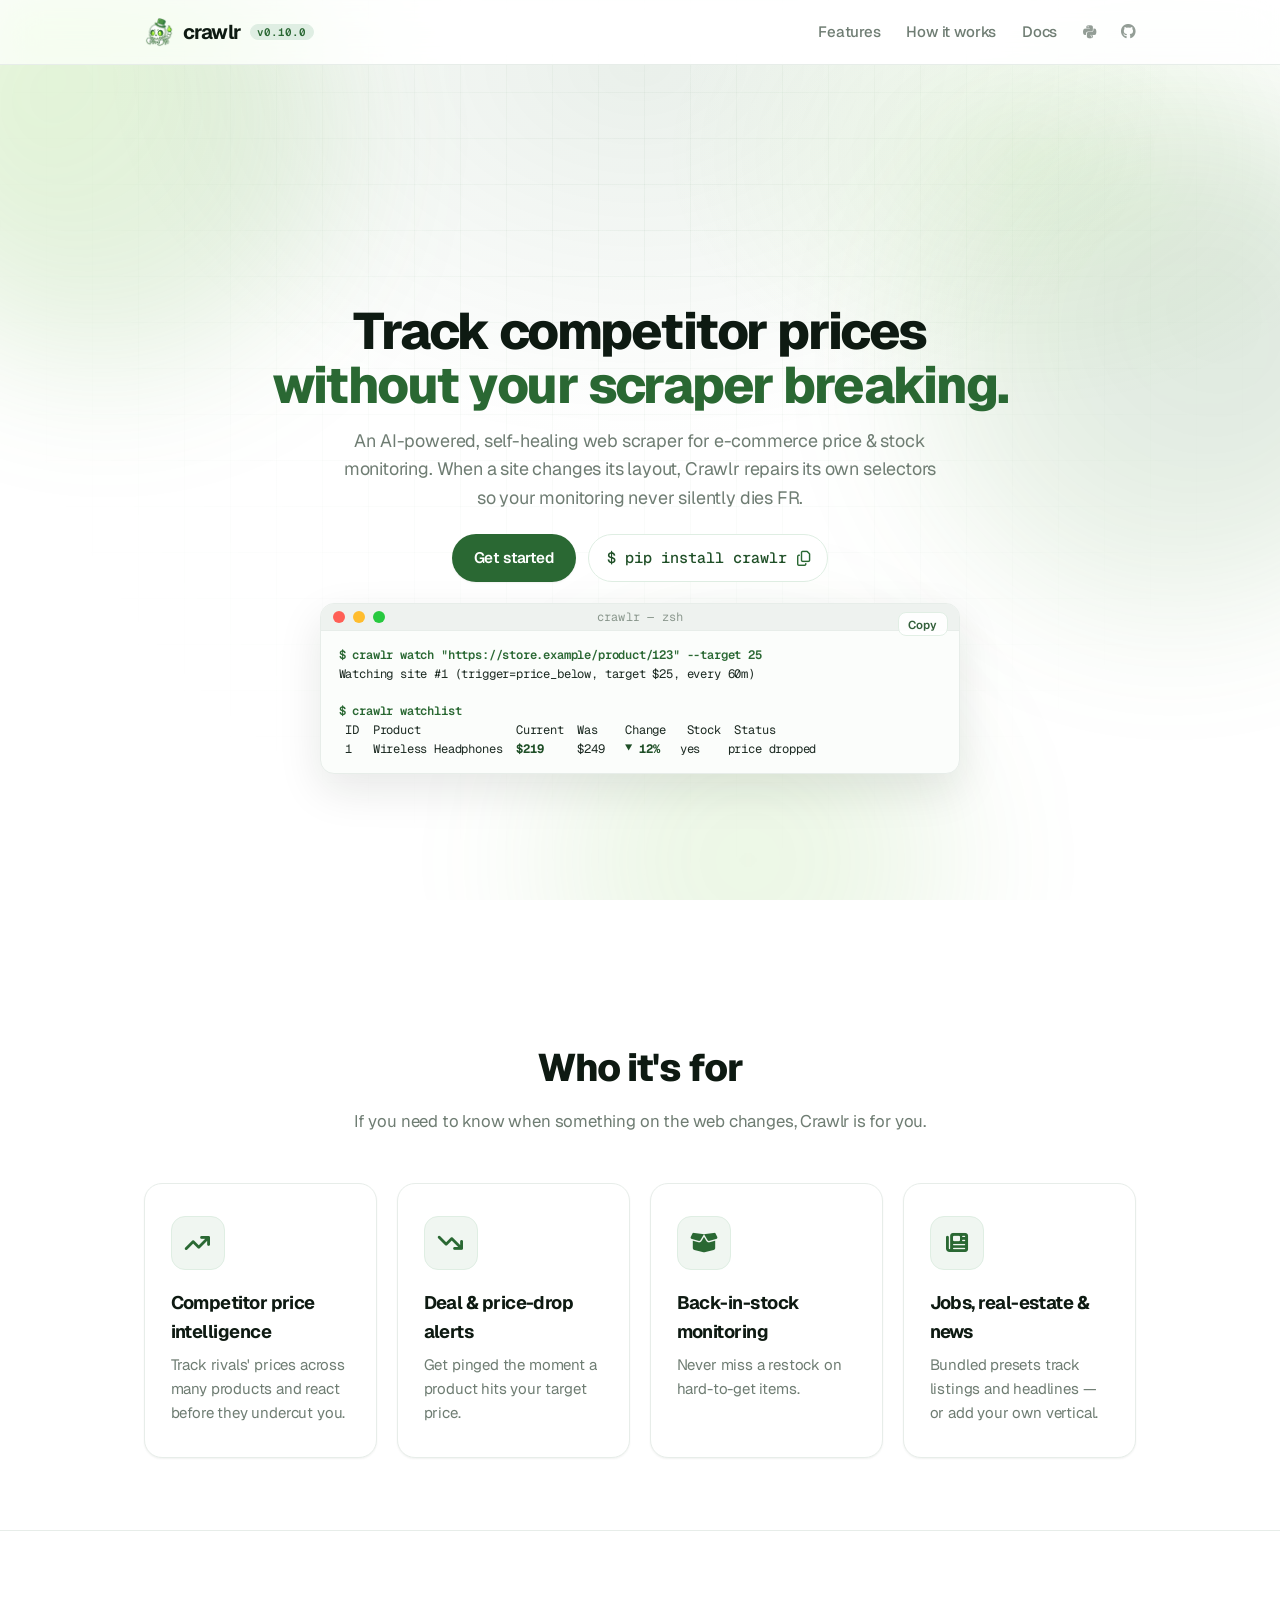
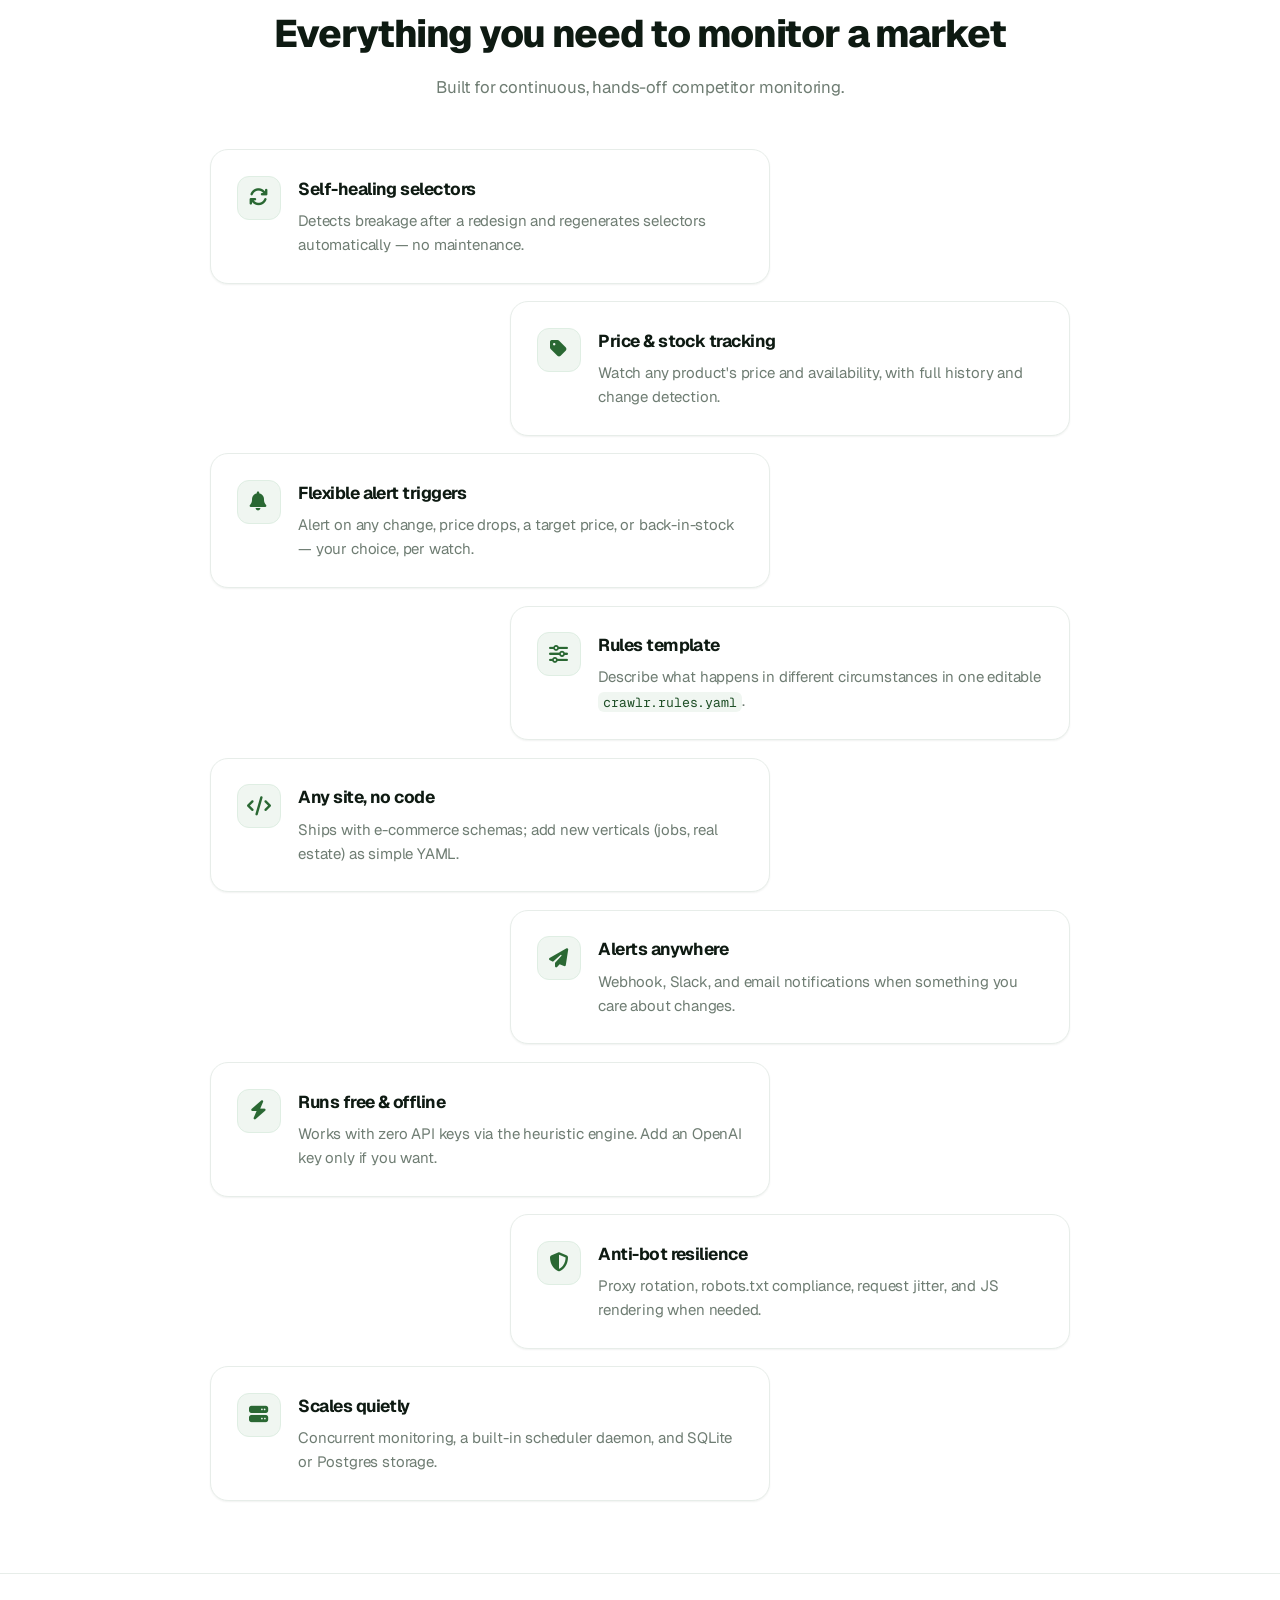
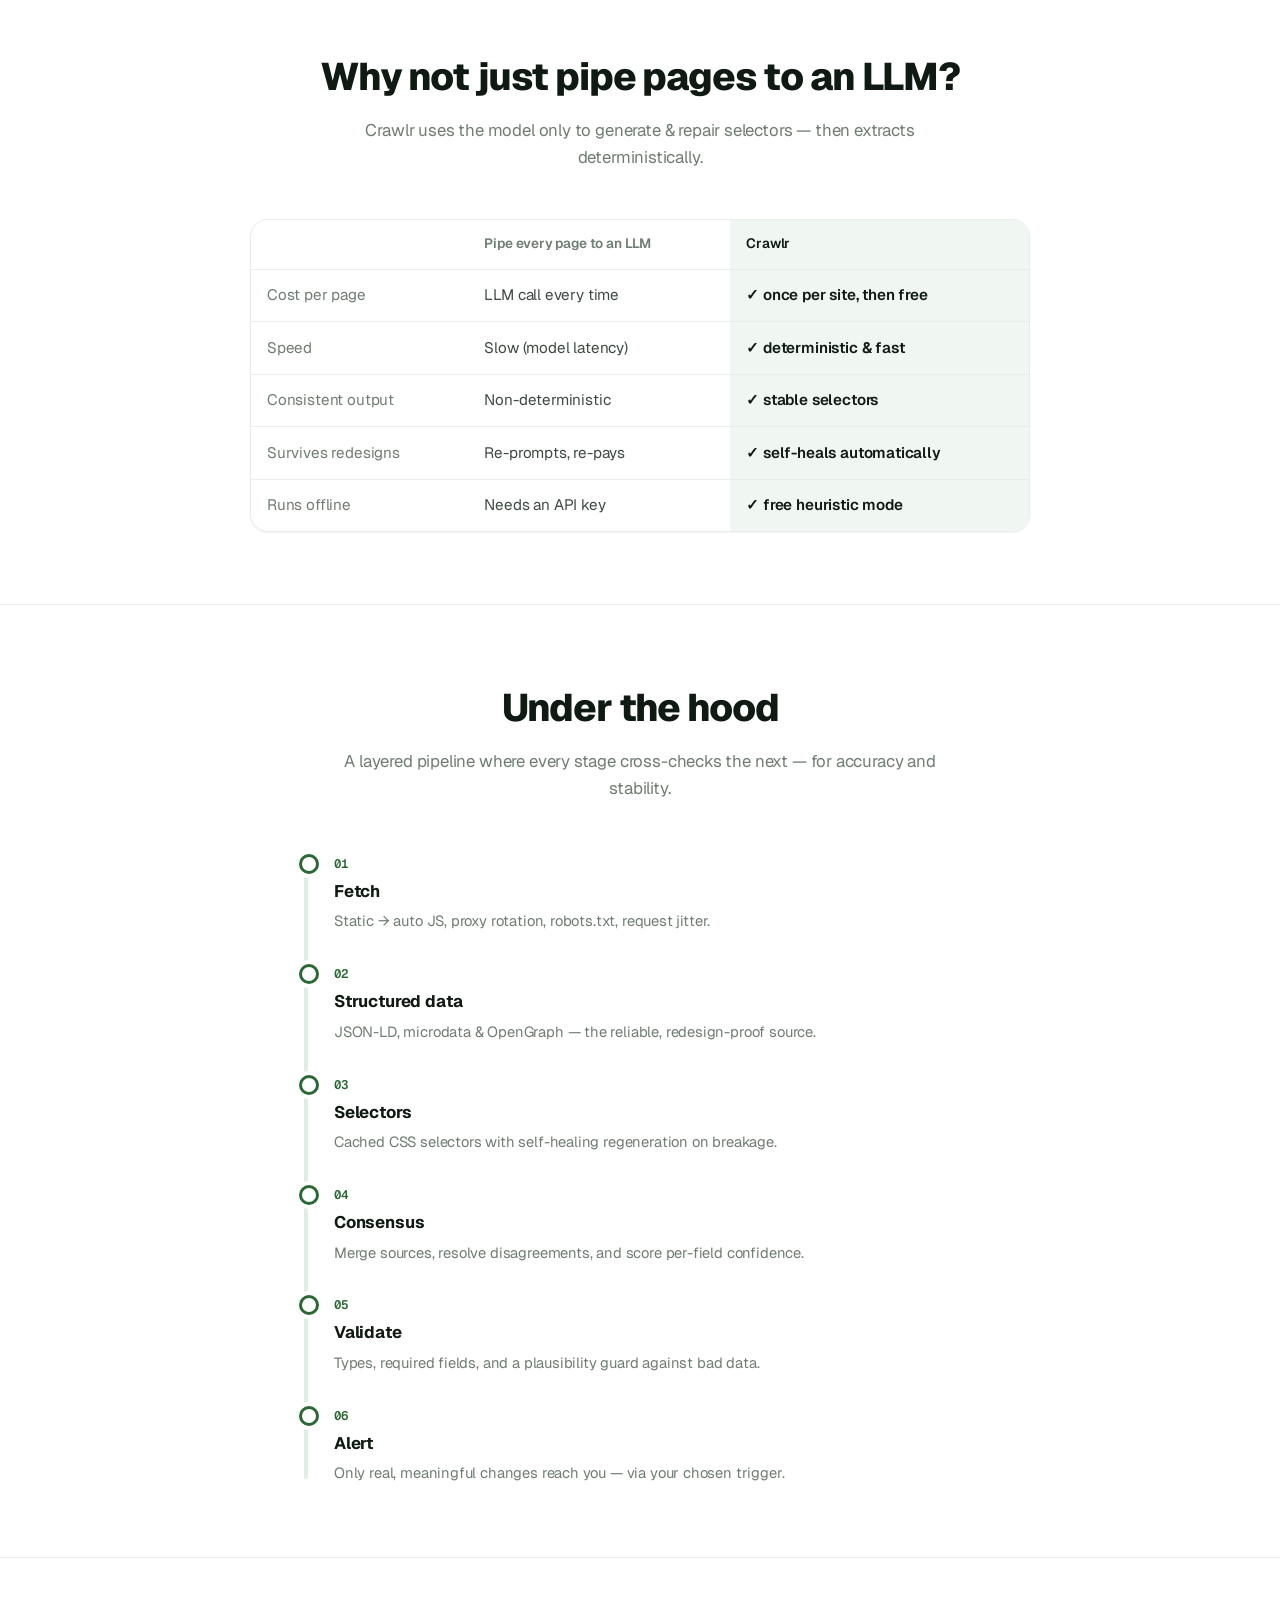
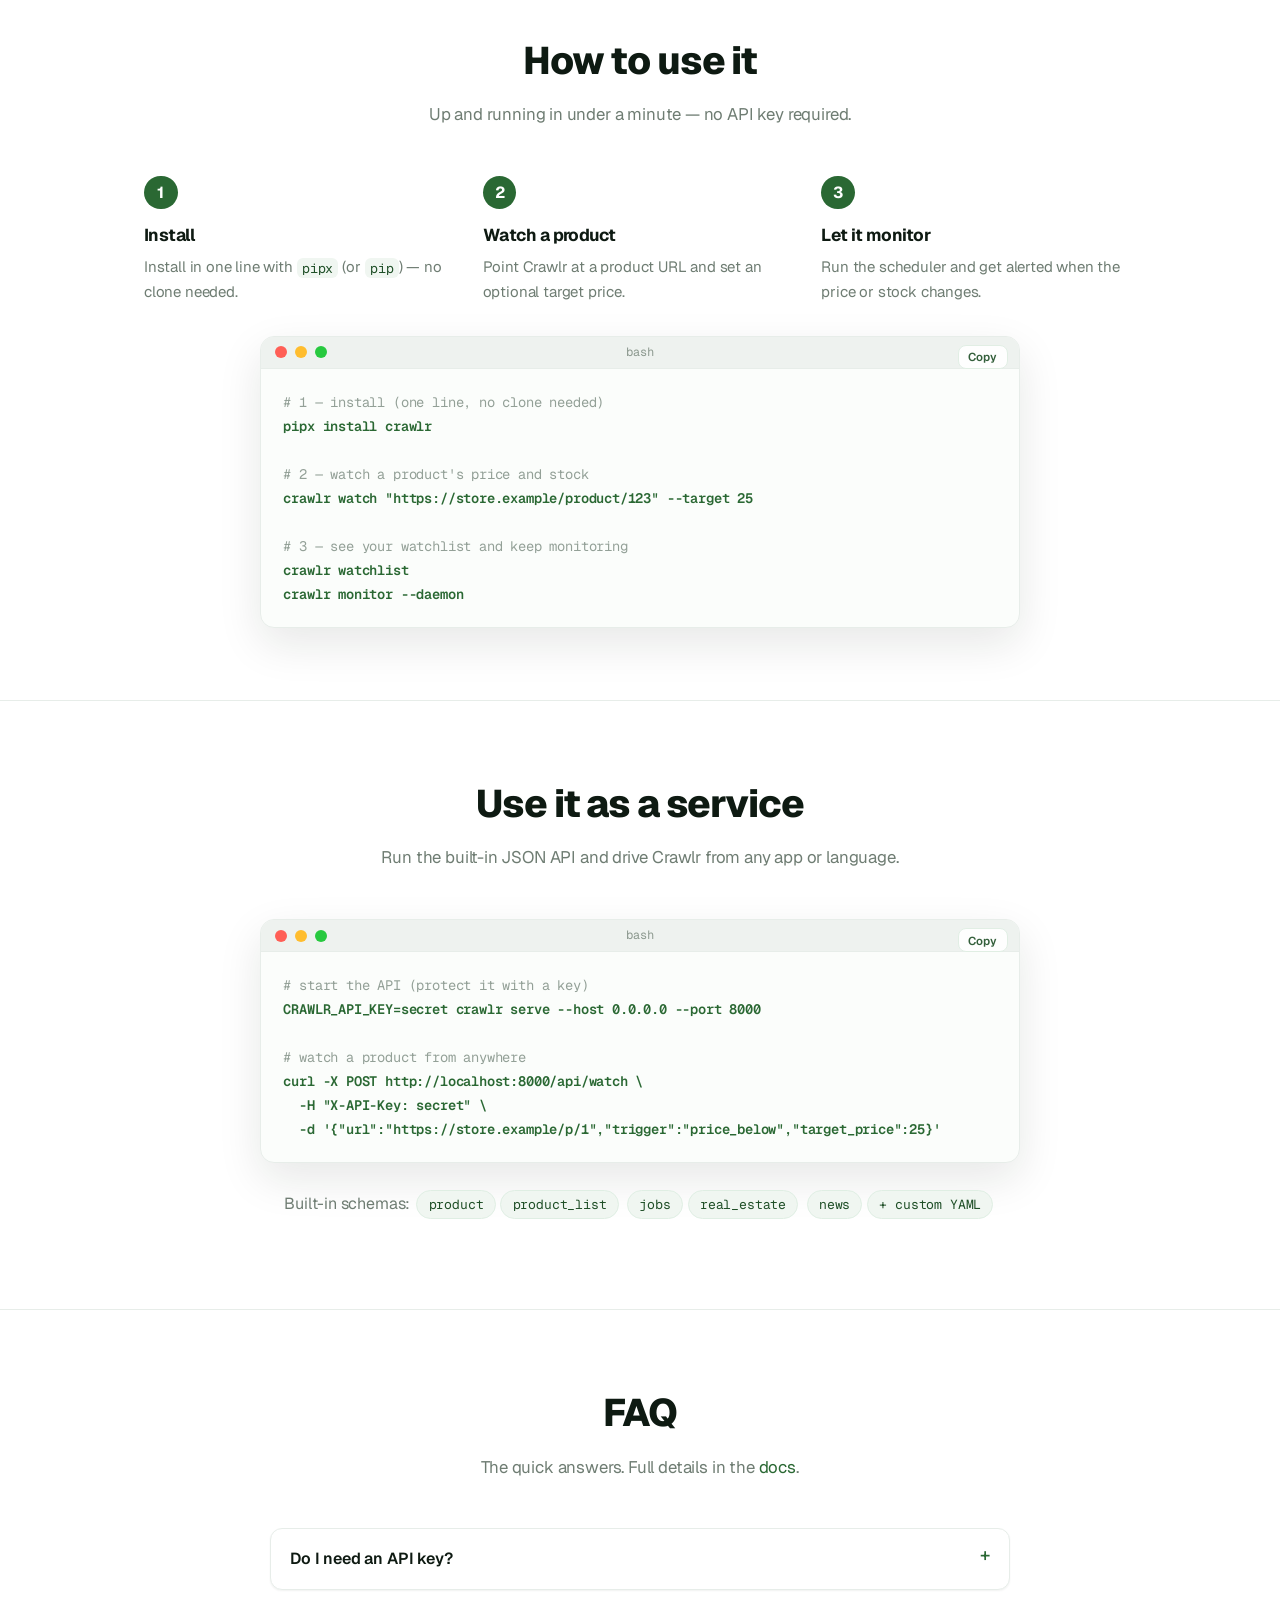
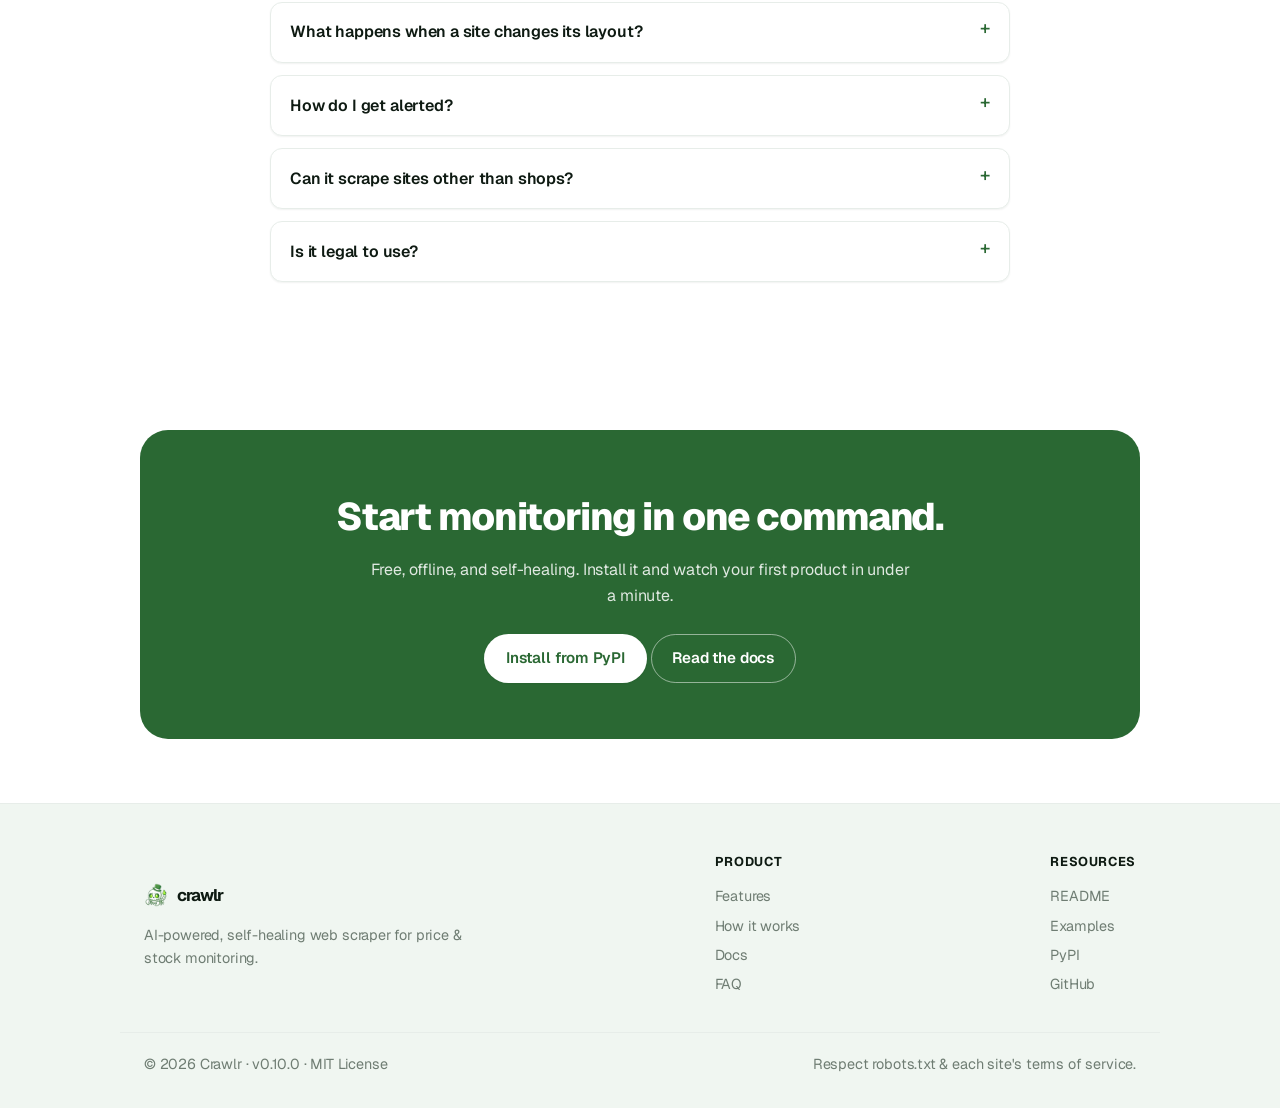
<file: web/index.html>
<!doctype html>
<html lang="en">
<head>
  <meta charset="utf-8">
  <meta name="viewport" content="width=device-width, initial-scale=1">
  <title>Crawlr — AI-powered, self-healing web scraper</title>
  <meta name="description" content="Crawlr is a command-line, AI-powered self-healing web scraper for e-commerce price and stock monitoring. It repairs its own selectors when sites change.">
  <meta name="theme-color" content="#2a6833">
  <link rel="canonical" href="https://01crawlr.vercel.app/">
  <link rel="icon" href="favicon.png" type="image/png">
  <link rel="apple-touch-icon" href="favicon.png">
  <meta property="og:type" content="website">
  <meta property="og:url" content="https://01crawlr.vercel.app/">
  <meta property="og:title" content="Crawlr — self-healing web scraper">
  <meta property="og:description" content="AI-powered CLI for e-commerce price & stock monitoring that repairs its own selectors when sites change.">
  <meta property="og:image" content="https://01crawlr.vercel.app/og-image.png">
  <meta name="twitter:card" content="summary_large_image">
  <meta name="twitter:title" content="Crawlr — self-healing web scraper">
  <meta name="twitter:image" content="https://01crawlr.vercel.app/og-image.png">
  <link rel="preconnect" href="https://fonts.googleapis.com">
  <link rel="preconnect" href="https://fonts.gstatic.com" crossorigin>
  <link href="https://fonts.googleapis.com/css2?family=Geist:wght@400;500;600;700;800&family=Geist+Mono:wght@400;500;600&display=swap" rel="stylesheet">
  <link href="https://unpkg.com/aos@2.3.1/dist/aos.css" rel="stylesheet">
  <link rel="stylesheet" href="https://cdnjs.cloudflare.com/ajax/libs/font-awesome/6.5.2/css/all.min.css" referrerpolicy="no-referrer">
  <link rel="stylesheet" href="styles.css">
</head>
<body>
  <div class="bg" aria-hidden="true">
    <span class="blob b1"></span>
    <span class="blob b2"></span>
    <span class="blob b3"></span>
    <span class="grid-overlay"></span>
  </div>

  <nav>
    <div class="wrap">
      <a class="brand" href="/">
        <img src="logo.png" alt="Crawlr logo">
        <span class="word">crawlr</span>
        <span class="ver">v0.10.0</span>
      </a>
      <div class="nav-links">
        <a href="#features">Features</a>
        <a href="#how" class="hide-sm">How it works</a>
        <a href="docs.html">Docs</a>
        <a class="icon-link" href="https://pypi.org/project/crawlr/" target="_blank" rel="noopener" aria-label="PyPI">
          <i class="fa-brands fa-python" aria-hidden="true"></i>
        </a>
        <a class="icon-link" href="https://github.com/ardfaiyaz/crawlr" target="_blank" rel="noopener" aria-label="GitHub">
          <i class="fa-brands fa-github" aria-hidden="true"></i>
        </a>
      </div>
    </div>
  </nav>

  <!-- Hero -->
  <header class="hero">
    <div class="wrap">
      <h1 data-aos="fade-up">Track competitor prices<br><span class="accent">without your scraper breaking.</span></h1>
      <p class="lead" data-aos="fade-up" data-aos-delay="80">
        An AI-powered, self-healing web scraper for e-commerce price &amp; stock monitoring.
        When a site changes its layout, Crawlr repairs its own selectors so your
        monitoring never silently dies FR.
      </p>
      <div class="cta" data-aos="fade-up" data-aos-delay="160">
        <a class="btn btn-solid" href="#how">Get started</a>
        <button class="copychip" type="button" data-copy="pip install crawlr">
          <span class="mono">$ pip install crawlr</span>
          <span class="copychip-icon" aria-hidden="true"><i class="fa-regular fa-copy"></i></span>
        </button>
      </div>
      <div class="terminal" data-aos="fade-up" data-aos-delay="220">
        <div class="terminal-bar"><span class="tdot r"></span><span class="tdot y"></span><span class="tdot g"></span><span class="tterm">crawlr — zsh</span></div>
        <pre><span class="p">$ crawlr watch "https://store.example/product/123" --target 25</span>
Watching site #1 (trigger=price_below, target $25, every 60m)

<span class="p">$ crawlr watchlist</span>
 ID  Product              Current  Was    Change   Stock  Status
 1   Wireless Headphones  <b>$219</b>     $249   <b>▼ 12%</b>   yes    price dropped</pre>
      </div>
    </div>
  </header>

  <!-- Who it's for -->
  <section id="use-cases">
    <div class="wrap">
      <h2 data-aos="fade-up">Who it's for</h2>
      <p class="section-sub" data-aos="fade-up">If you need to know when something on the web changes, Crawlr is for you.</p>
      <div class="grid usecase-grid">
        <div class="card" data-aos="fade-up"><div class="tile"><i class="fa-solid fa-arrow-trend-up fa-fade" aria-hidden="true"></i></div><h3>Competitor price intelligence</h3><p>Track rivals' prices across many products and react before they undercut you.</p></div>
        <div class="card" data-aos="fade-up" data-aos-delay="60"><div class="tile"><i class="fa-solid fa-arrow-trend-down fa-fade" aria-hidden="true"></i></div><h3>Deal &amp; price-drop alerts</h3><p>Get pinged the moment a product hits your target price.</p></div>
        <div class="card" data-aos="fade-up" data-aos-delay="120"><div class="tile"><i class="fa-solid fa-box-open fa-bounce" aria-hidden="true"></i></div><h3>Back-in-stock monitoring</h3><p>Never miss a restock on hard-to-get items.</p></div>
        <div class="card" data-aos="fade-up" data-aos-delay="180"><div class="tile"><i class="fa-solid fa-newspaper fa-fade" aria-hidden="true"></i></div><h3>Jobs, real-estate &amp; news</h3><p>Bundled presets track listings and headlines — or add your own vertical.</p></div>
      </div>
    </div>
  </section>

  <!-- Features (alternating bento) -->
  <section id="features">
    <div class="wrap">
      <h2 data-aos="fade-up">Everything you need to monitor a market</h2>
      <p class="section-sub" data-aos="fade-up">Built for continuous, hands-off competitor monitoring.</p>
      <div class="bento">
        <div class="card" data-aos="fade-right"><div class="tile"><i class="fa-solid fa-arrows-rotate fa-spin" aria-hidden="true"></i></div><div><h3>Self-healing selectors</h3><p>Detects breakage after a redesign and regenerates selectors automatically — no maintenance.</p></div></div>
        <div class="card" data-aos="fade-left"><div class="tile"><i class="fa-solid fa-tag fa-fade" aria-hidden="true"></i></div><div><h3>Price &amp; stock tracking</h3><p>Watch any product's price and availability, with full history and change detection.</p></div></div>
        <div class="card" data-aos="fade-right"><div class="tile"><i class="fa-solid fa-bell fa-beat" aria-hidden="true"></i></div><div><h3>Flexible alert triggers</h3><p>Alert on any change, price drops, a target price, or back-in-stock — your choice, per watch.</p></div></div>
        <div class="card" data-aos="fade-left"><div class="tile"><i class="fa-solid fa-sliders fa-fade" aria-hidden="true"></i></div><div><h3>Rules template</h3><p>Describe what happens in different circumstances in one editable <code>crawlr.rules.yaml</code>.</p></div></div>
        <div class="card" data-aos="fade-right"><div class="tile"><i class="fa-solid fa-code fa-fade" aria-hidden="true"></i></div><div><h3>Any site, no code</h3><p>Ships with e-commerce schemas; add new verticals (jobs, real estate) as simple YAML.</p></div></div>
        <div class="card" data-aos="fade-left"><div class="tile"><i class="fa-solid fa-paper-plane fa-fade" aria-hidden="true"></i></div><div><h3>Alerts anywhere</h3><p>Webhook, Slack, and email notifications when something you care about changes.</p></div></div>
        <div class="card" data-aos="fade-right"><div class="tile"><i class="fa-solid fa-bolt fa-fade" aria-hidden="true"></i></div><div><h3>Runs free &amp; offline</h3><p>Works with zero API keys via the heuristic engine. Add an OpenAI key only if you want.</p></div></div>
        <div class="card" data-aos="fade-left"><div class="tile"><i class="fa-solid fa-shield-halved fa-fade" aria-hidden="true"></i></div><div><h3>Anti-bot resilience</h3><p>Proxy rotation, robots.txt compliance, request jitter, and JS rendering when needed.</p></div></div>
        <div class="card" data-aos="fade-right"><div class="tile"><i class="fa-solid fa-server fa-fade" aria-hidden="true"></i></div><div><h3>Scales quietly</h3><p>Concurrent monitoring, a built-in scheduler daemon, and SQLite or Postgres storage.</p></div></div>
      </div>
    </div>
  </section>

  <!-- Comparison -->
  <section id="why">
    <div class="wrap">
      <h2 data-aos="fade-up">Why not just pipe pages to an LLM?</h2>
      <p class="section-sub" data-aos="fade-up">Crawlr uses the model only to generate &amp; repair selectors — then extracts deterministically.</p>
      <div class="compare" data-aos="fade-up">
        <table>
          <thead><tr><th>&nbsp;</th><th>Pipe every page to an LLM</th><th class="crawlr">Crawlr</th></tr></thead>
          <tbody>
            <tr><td>Cost per page</td><td>LLM call every time</td><td class="crawlr">✓ once per site, then free</td></tr>
            <tr><td>Speed</td><td>Slow (model latency)</td><td class="crawlr">✓ deterministic &amp; fast</td></tr>
            <tr><td>Consistent output</td><td>Non-deterministic</td><td class="crawlr">✓ stable selectors</td></tr>
            <tr><td>Survives redesigns</td><td>Re-prompts, re-pays</td><td class="crawlr">✓ self-heals automatically</td></tr>
            <tr><td>Runs offline</td><td>Needs an API key</td><td class="crawlr">✓ free heuristic mode</td></tr>
          </tbody>
        </table>
      </div>
    </div>
  </section>

  <!-- Under the hood: animated vertical progress bar -->
  <section id="pipeline">
    <div class="wrap">
      <h2 data-aos="fade-up">Under the hood</h2>
      <p class="section-sub" data-aos="fade-up">A layered pipeline where every stage cross-checks the next — for accuracy and stability.</p>
      <div class="pipeline-vert" data-aos="fade-up">
        <div class="pl-track"><span class="pl-flow"></span></div>
        <ol class="pl-steps">
          <li class="pl-step"><span class="pl-k">01</span><h4>Fetch</h4><p>Static → auto JS, proxy rotation, robots.txt, request jitter.</p></li>
          <li class="pl-step"><span class="pl-k">02</span><h4>Structured data</h4><p>JSON-LD, microdata &amp; OpenGraph — the reliable, redesign-proof source.</p></li>
          <li class="pl-step"><span class="pl-k">03</span><h4>Selectors</h4><p>Cached CSS selectors with self-healing regeneration on breakage.</p></li>
          <li class="pl-step"><span class="pl-k">04</span><h4>Consensus</h4><p>Merge sources, resolve disagreements, and score per-field confidence.</p></li>
          <li class="pl-step"><span class="pl-k">05</span><h4>Validate</h4><p>Types, required fields, and a plausibility guard against bad data.</p></li>
          <li class="pl-step"><span class="pl-k">06</span><h4>Alert</h4><p>Only real, meaningful changes reach you — via your chosen trigger.</p></li>
        </ol>
      </div>
    </div>
  </section>

  <!-- How to use it -->
  <section id="how">
    <div class="wrap">
      <h2 data-aos="fade-up">How to use it</h2>
      <p class="section-sub" data-aos="fade-up">Up and running in under a minute — no API key required.</p>
      <div class="steps">
        <div class="step" data-aos="fade-up"><div class="n">1</div><h3>Install</h3><p>Install in one line with <code>pipx</code> (or <code>pip</code>) — no clone needed.</p></div>
        <div class="step" data-aos="fade-up" data-aos-delay="80"><div class="n">2</div><h3>Watch a product</h3><p>Point Crawlr at a product URL and set an optional target price.</p></div>
        <div class="step" data-aos="fade-up" data-aos-delay="160"><div class="n">3</div><h3>Let it monitor</h3><p>Run the scheduler and get alerted when the price or stock changes.</p></div>
      </div>
      <div class="terminal" data-aos="fade-up">
        <div class="terminal-bar"><span class="tdot r"></span><span class="tdot y"></span><span class="tdot g"></span><span class="tterm">bash</span></div>
        <pre><span class="c"># 1 — install (one line, no clone needed)</span>
<span class="p">pipx install crawlr</span>

<span class="c"># 2 — watch a product's price and stock</span>
<span class="p">crawlr watch "https://store.example/product/123" --target 25</span>

<span class="c"># 3 — see your watchlist and keep monitoring</span>
<span class="p">crawlr watchlist</span>
<span class="p">crawlr monitor --daemon</span></pre>
      </div>
    </div>
  </section>

  <!-- Hosted API -->
  <section id="api">
    <div class="wrap">
      <h2 data-aos="fade-up">Use it as a service</h2>
      <p class="section-sub" data-aos="fade-up">Run the built-in JSON API and drive Crawlr from any app or language.</p>
      <div class="terminal" data-aos="fade-up">
        <div class="terminal-bar"><span class="tdot r"></span><span class="tdot y"></span><span class="tdot g"></span><span class="tterm">bash</span></div>
        <pre><span class="c"># start the API (protect it with a key)</span>
<span class="p">CRAWLR_API_KEY=secret crawlr serve --host 0.0.0.0 --port 8000</span>

<span class="c"># watch a product from anywhere</span>
<span class="p">curl -X POST http://localhost:8000/api/watch \
  -H "X-API-Key: secret" \
  -d '{"url":"https://store.example/p/1","trigger":"price_below","target_price":25}'</span></pre>
      </div>
      <p class="verticals" data-aos="fade-up">
        Built-in schemas:
        <span class="pill">product</span><span class="pill">product_list</span>
        <span class="pill">jobs</span><span class="pill">real_estate</span>
        <span class="pill">news</span><span class="pill">+ custom YAML</span>
      </p>
    </div>
  </section>

  <!-- FAQ -->
  <section id="faq">
    <div class="wrap">
      <h2 data-aos="fade-up">FAQ</h2>
      <p class="section-sub" data-aos="fade-up">The quick answers. Full details in the <a href="docs.html">docs</a>.</p>
      <div class="faq" data-aos="fade-up">
        <details>
          <summary>Do I need an API key?</summary>
          <p>No. Crawlr runs fully offline using a free heuristic selector engine. An OpenAI or
            Anthropic key is optional and only improves accuracy on unusual layouts — and even then
            the model runs once per site, so cost is tiny.</p>
        </details>
        <details>
          <summary>What happens when a site changes its layout?</summary>
          <p>Crawlr detects when its cached selectors stop matching and automatically regenerates
            them — so your monitoring keeps working instead of silently breaking.</p>
        </details>
        <details>
          <summary>How do I get alerted?</summary>
          <p>Choose a trigger per watch — any change, price drop, a target price, or back-in-stock —
            and connect a webhook, Slack, or email. For richer logic, edit a single
            <code>crawlr.rules.yaml</code>.</p>
        </details>
        <details>
          <summary>Can it scrape sites other than shops?</summary>
          <p>Yes. The engine is general-purpose; add new verticals (jobs, real estate, leads) as
            plain YAML schemas — no code.</p>
        </details>
        <details>
          <summary>Is it legal to use?</summary>
          <p>Crawlr honors robots.txt by default. You're responsible for respecting each site's
            terms of service — point it at sites you're allowed to monitor.</p>
        </details>
      </div>
    </div>
  </section>

  <!-- CTA -->
  <section class="cta-band" data-aos="zoom-in">
    <div class="wrap">
      <h2>Start monitoring in one command.</h2>
      <p>Free, offline, and self-healing. Install it and watch your first product in under a minute.</p>
      <div class="cta">
        <a class="btn btn-solid" href="https://pypi.org/project/crawlr/" target="_blank" rel="noopener">Install from PyPI</a>
        <a class="btn btn-ghost" href="docs.html">Read the docs</a>
      </div>
    </div>
  </section>

  <!-- Footer -->
  <footer>
    <div class="wrap footer-top">
      <div class="footer-brand">
        <a class="brand" href="/"><img src="logo.png" alt="Crawlr logo"><span class="word">crawlr</span></a>
        <p>AI-powered, self-healing web scraper for price &amp; stock monitoring.</p>
      </div>
      <div class="footer-col">
        <h5>Product</h5>
        <a href="#features">Features</a>
        <a href="#how">How it works</a>
        <a href="docs.html">Docs</a>
        <a href="#faq">FAQ</a>
      </div>
      <div class="footer-col">
        <h5>Resources</h5>
        <a href="https://github.com/ardfaiyaz/crawlr#readme" target="_blank" rel="noopener">README</a>
        <a href="https://github.com/ardfaiyaz/crawlr/tree/main/examples" target="_blank" rel="noopener">Examples</a>
        <a href="https://pypi.org/project/crawlr/" target="_blank" rel="noopener">PyPI</a>
        <a href="https://github.com/ardfaiyaz/crawlr" target="_blank" rel="noopener">GitHub</a>
      </div>
    </div>
    <div class="wrap footer-bottom">
      <span>© 2026 Crawlr · v0.10.0 · MIT License</span>
      <span class="muted-note">Respect robots.txt &amp; each site's terms of service.</span>
    </div>
  </footer>

  <script src="https://unpkg.com/aos@2.3.1/dist/aos.js"></script>
  <script src="app.js"></script>
</body>
</html>
</file>
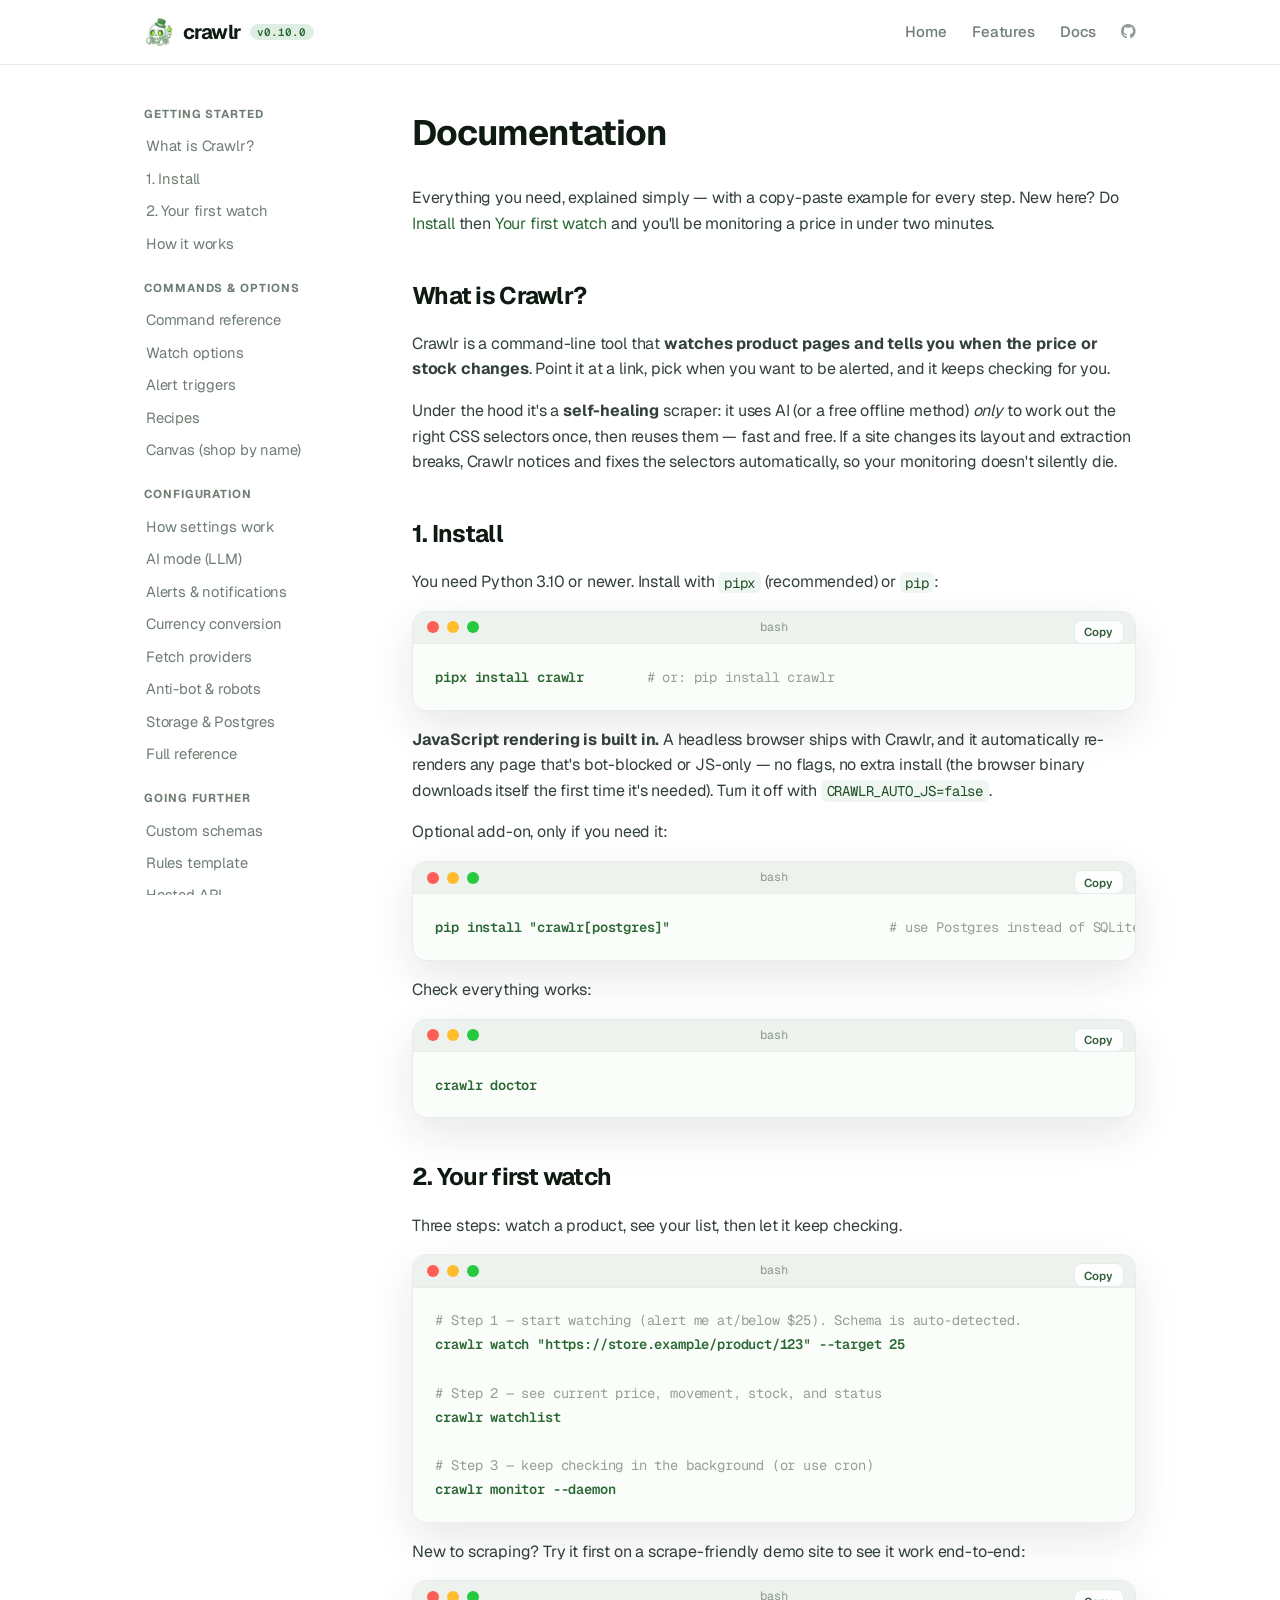
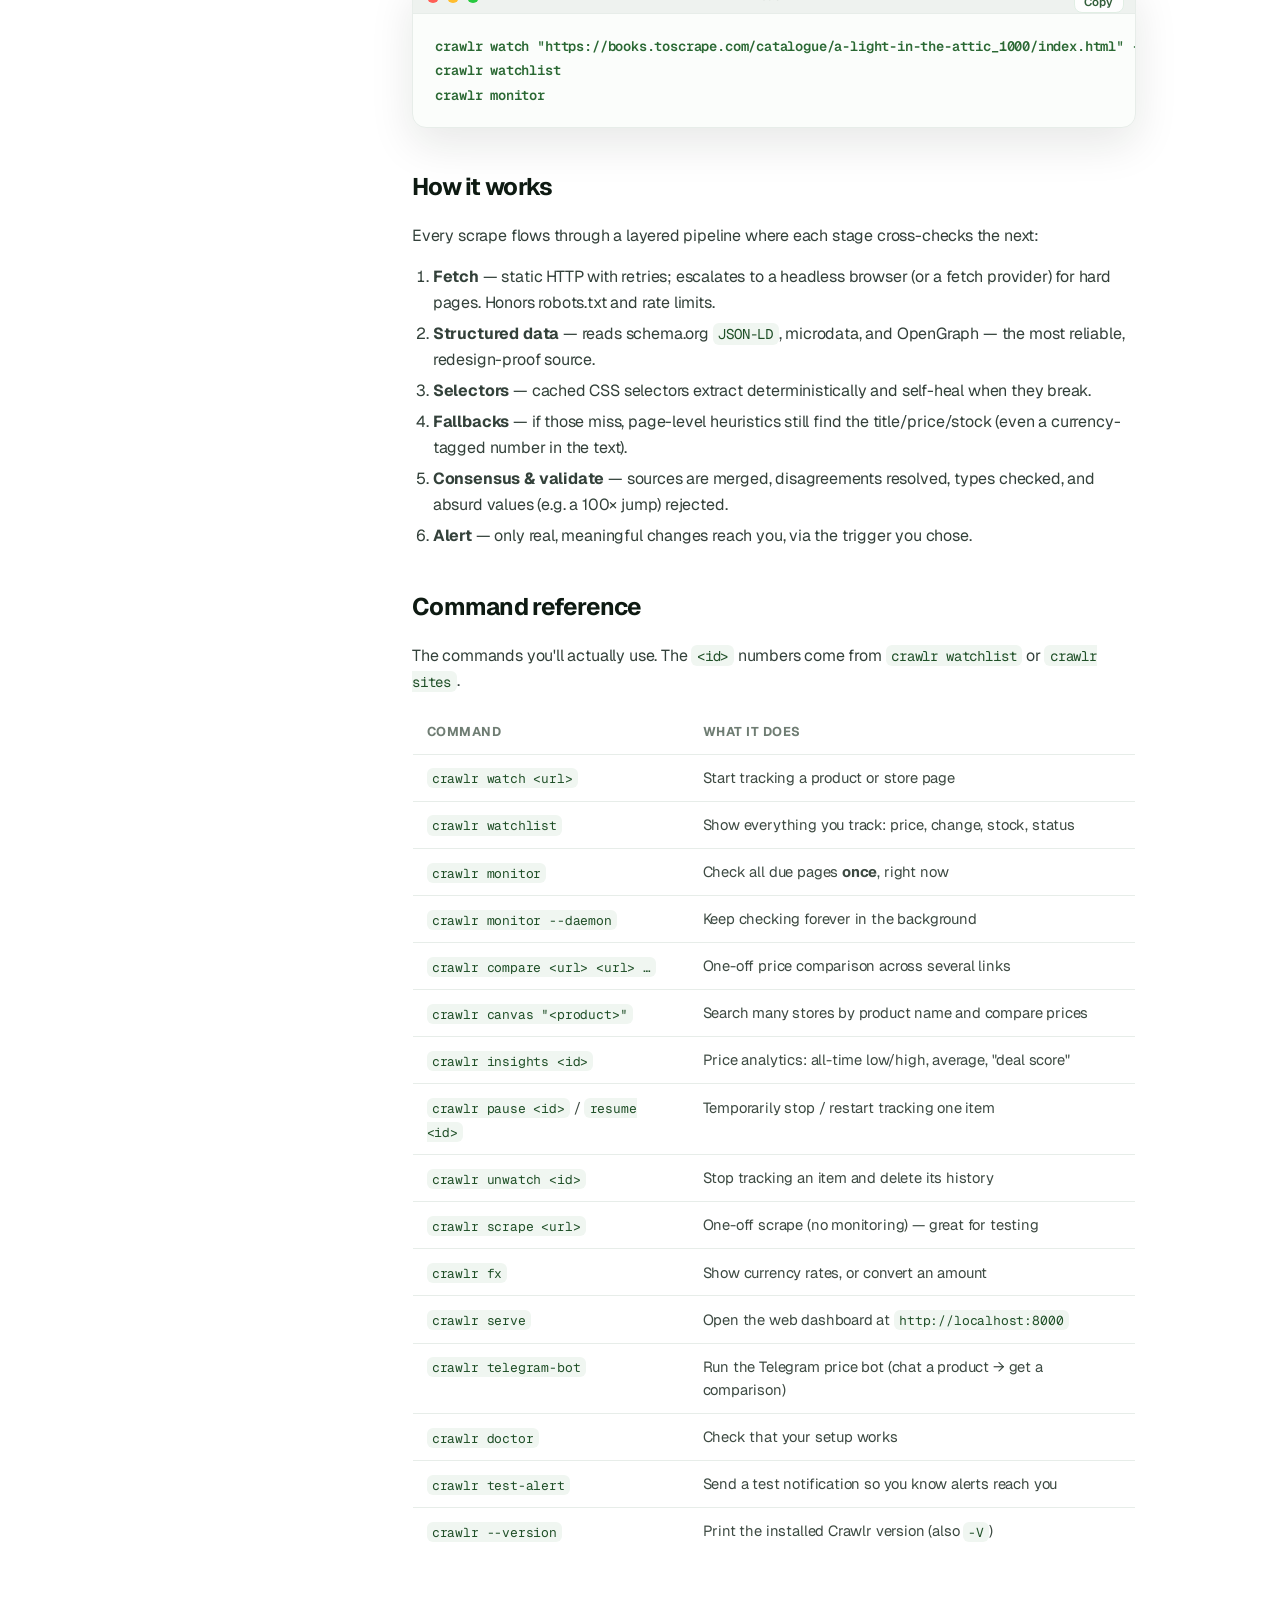
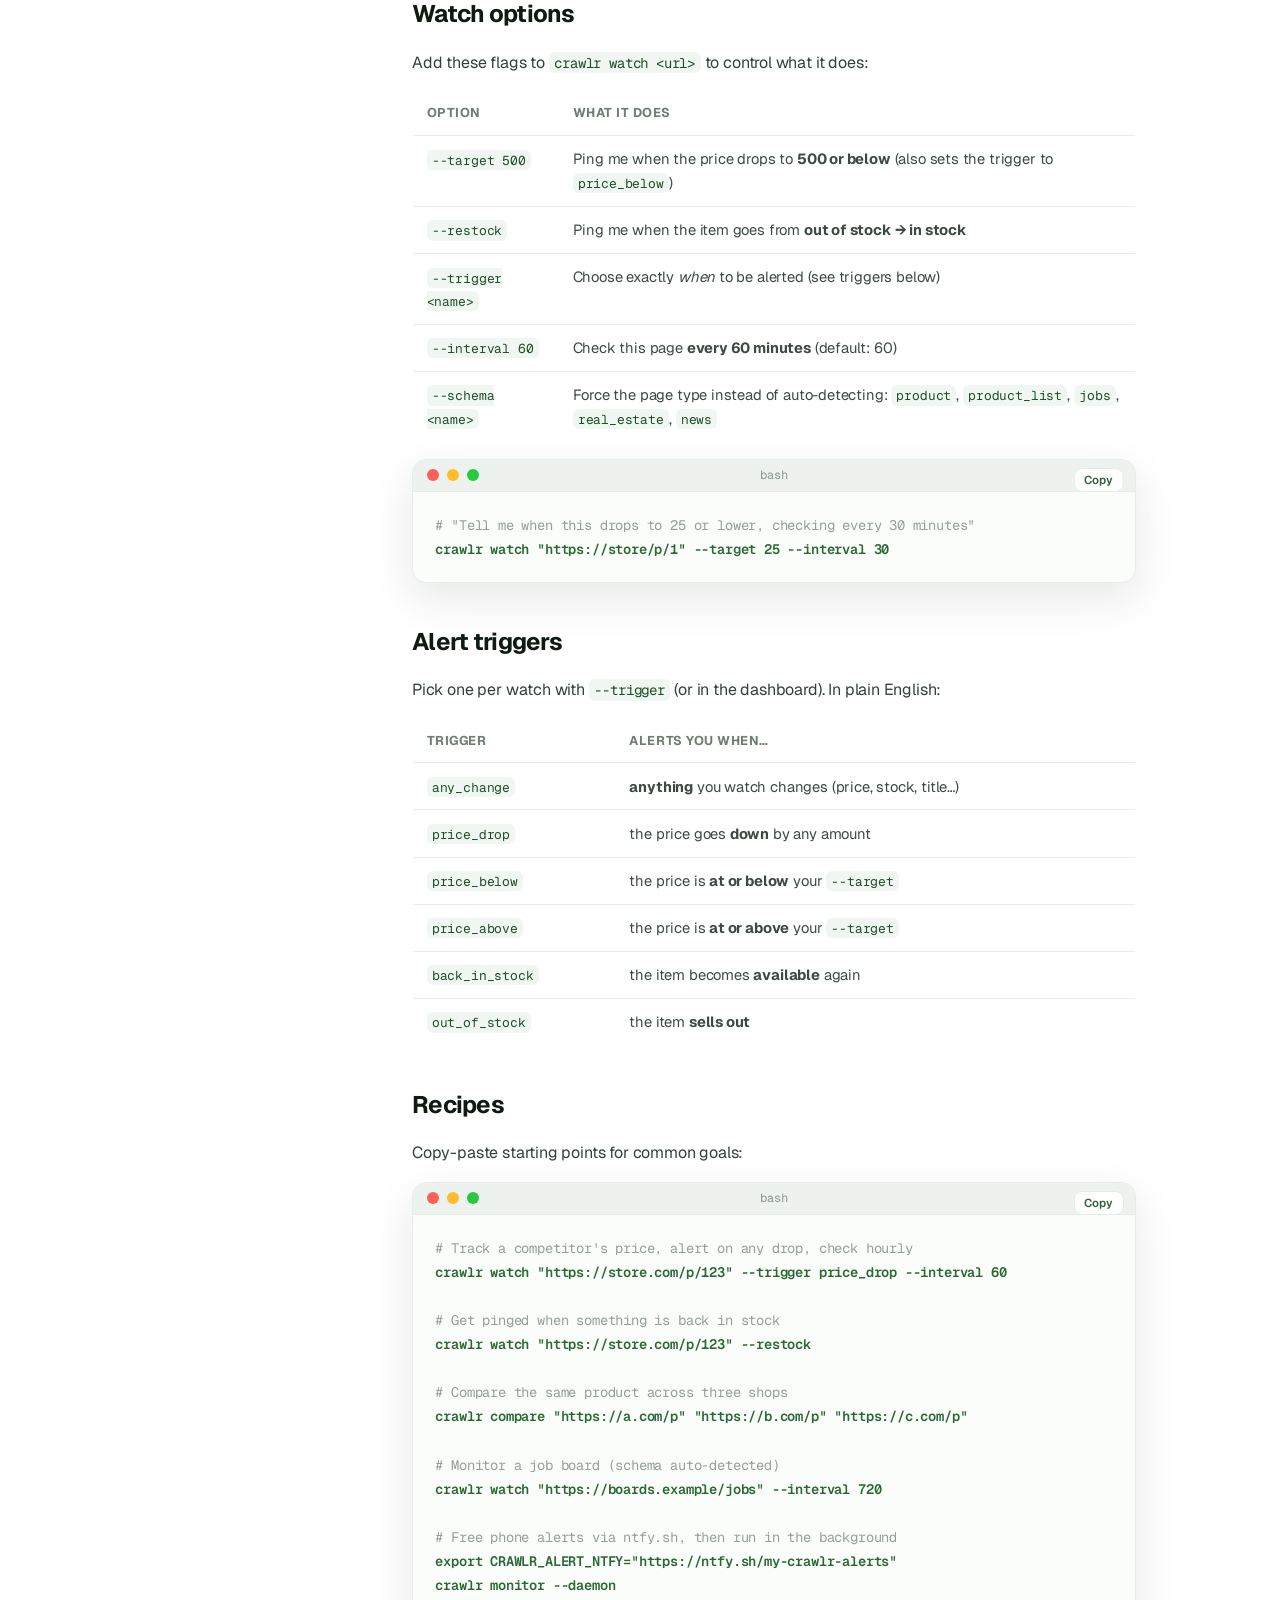
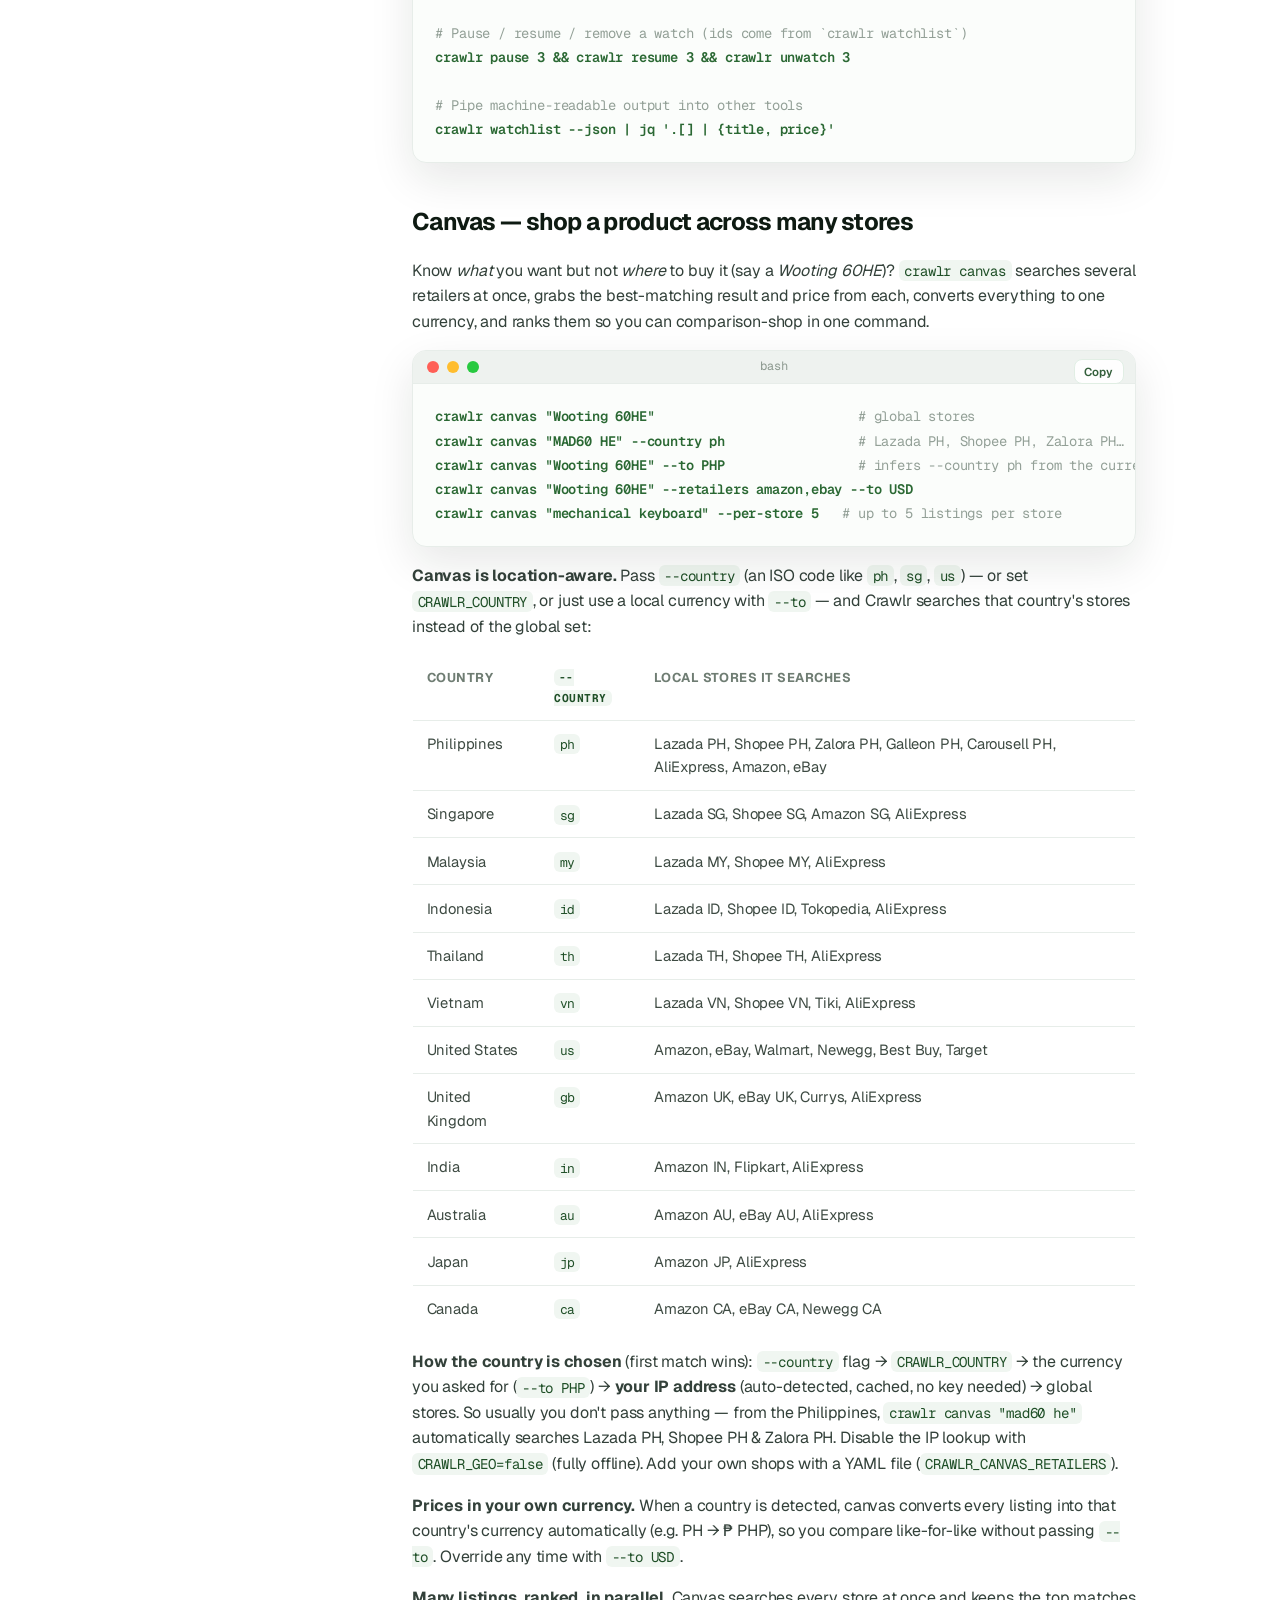
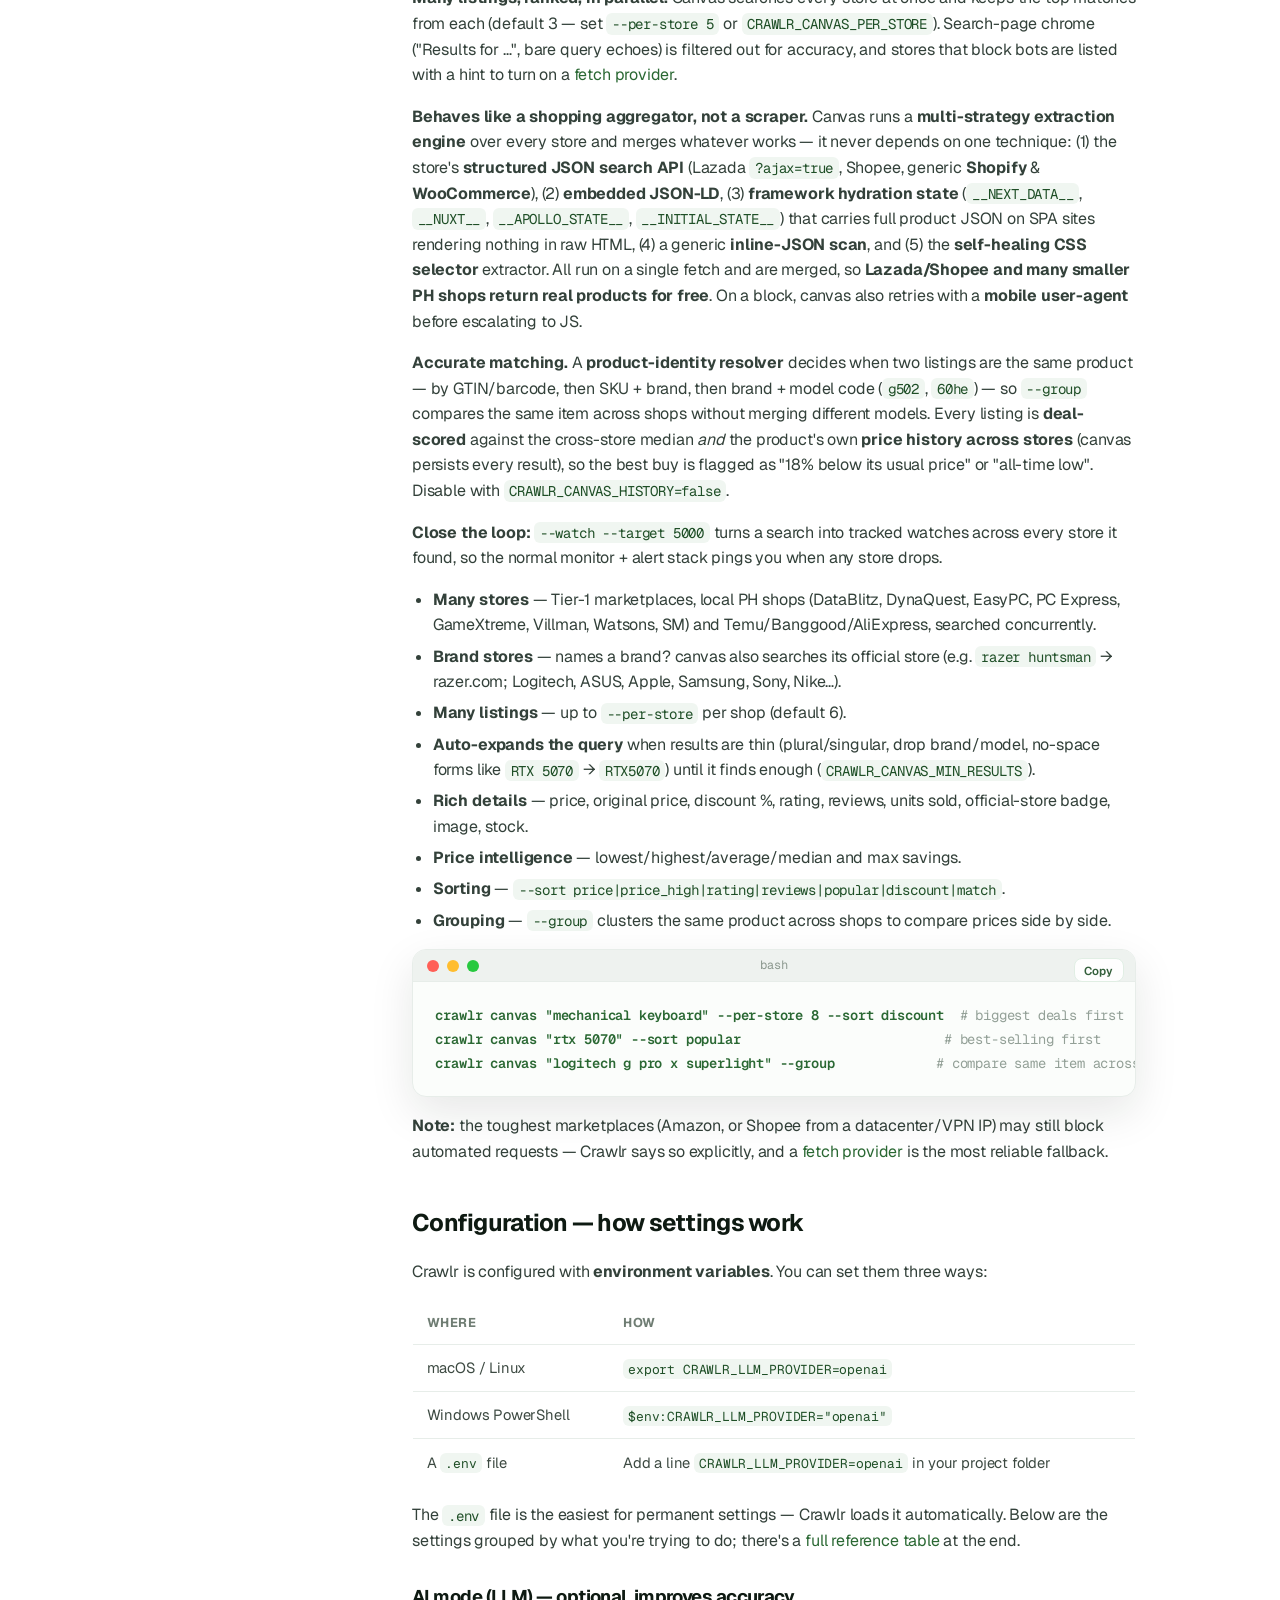
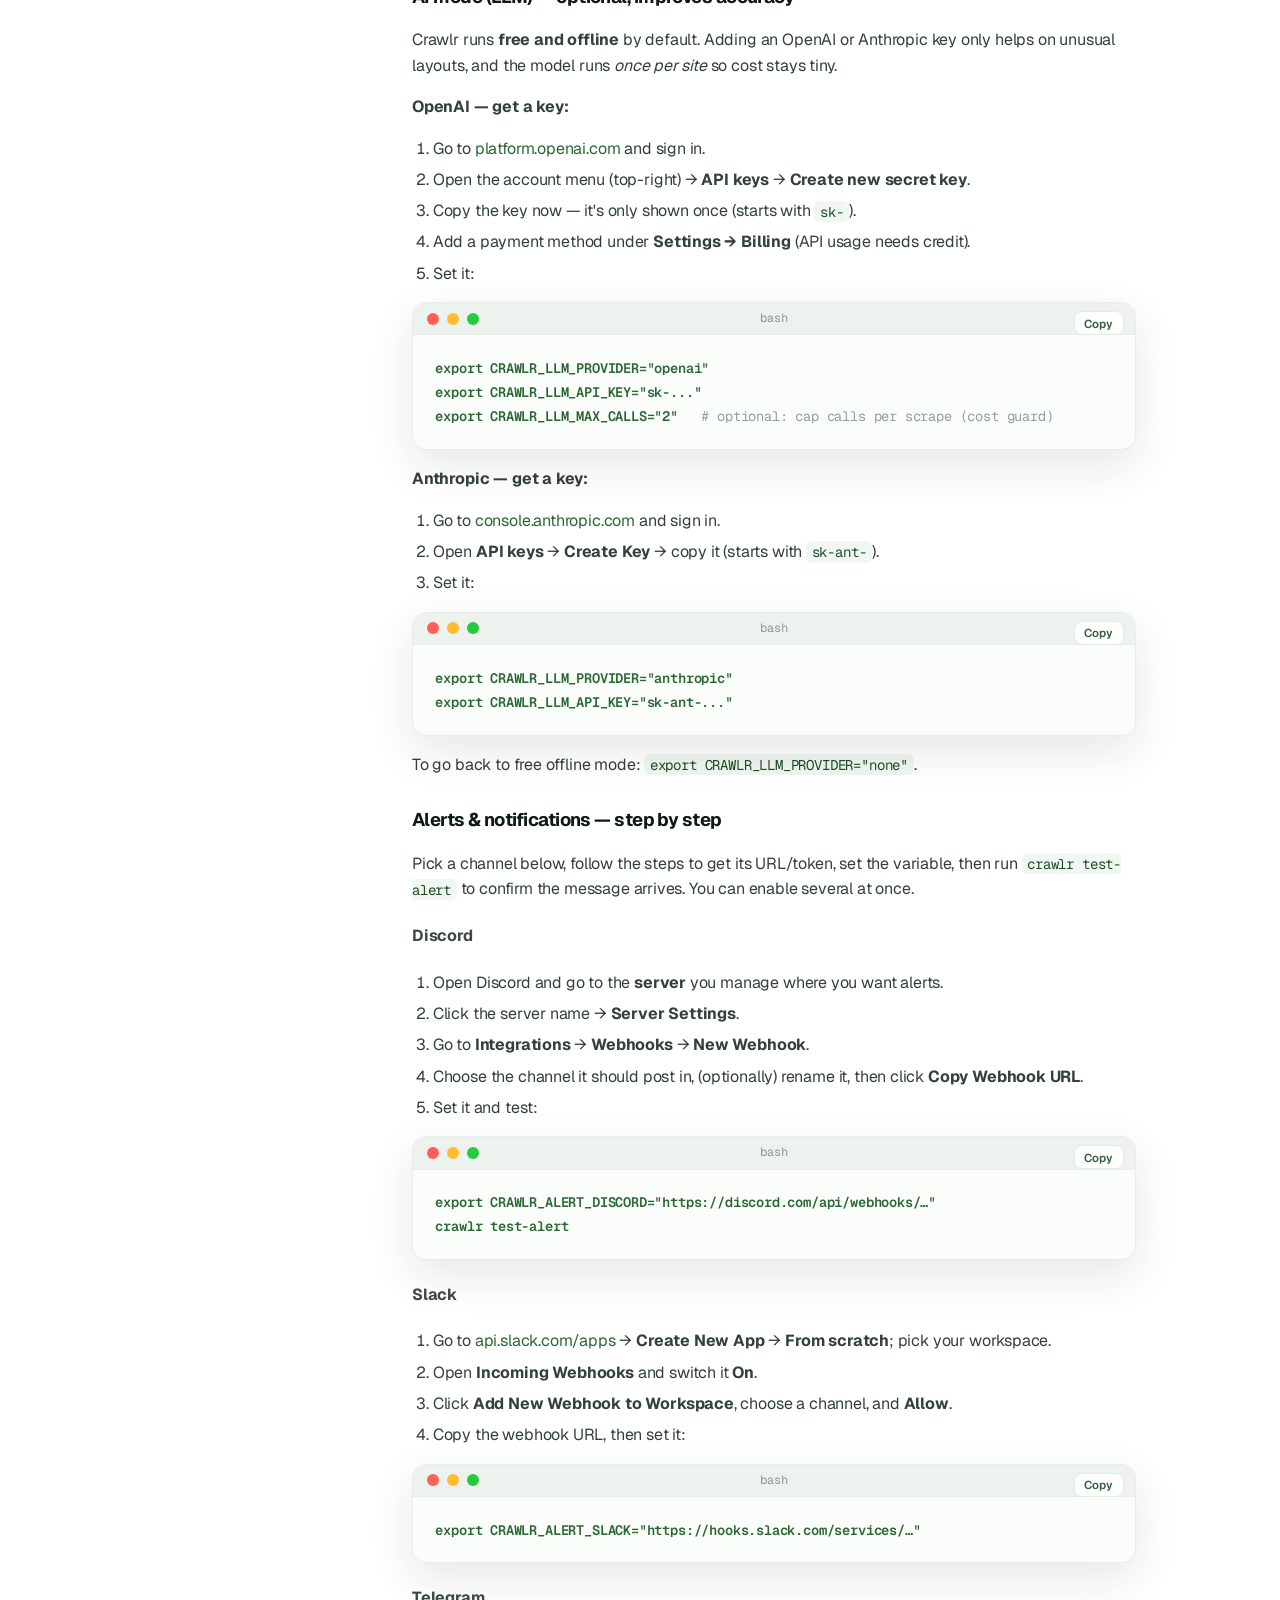
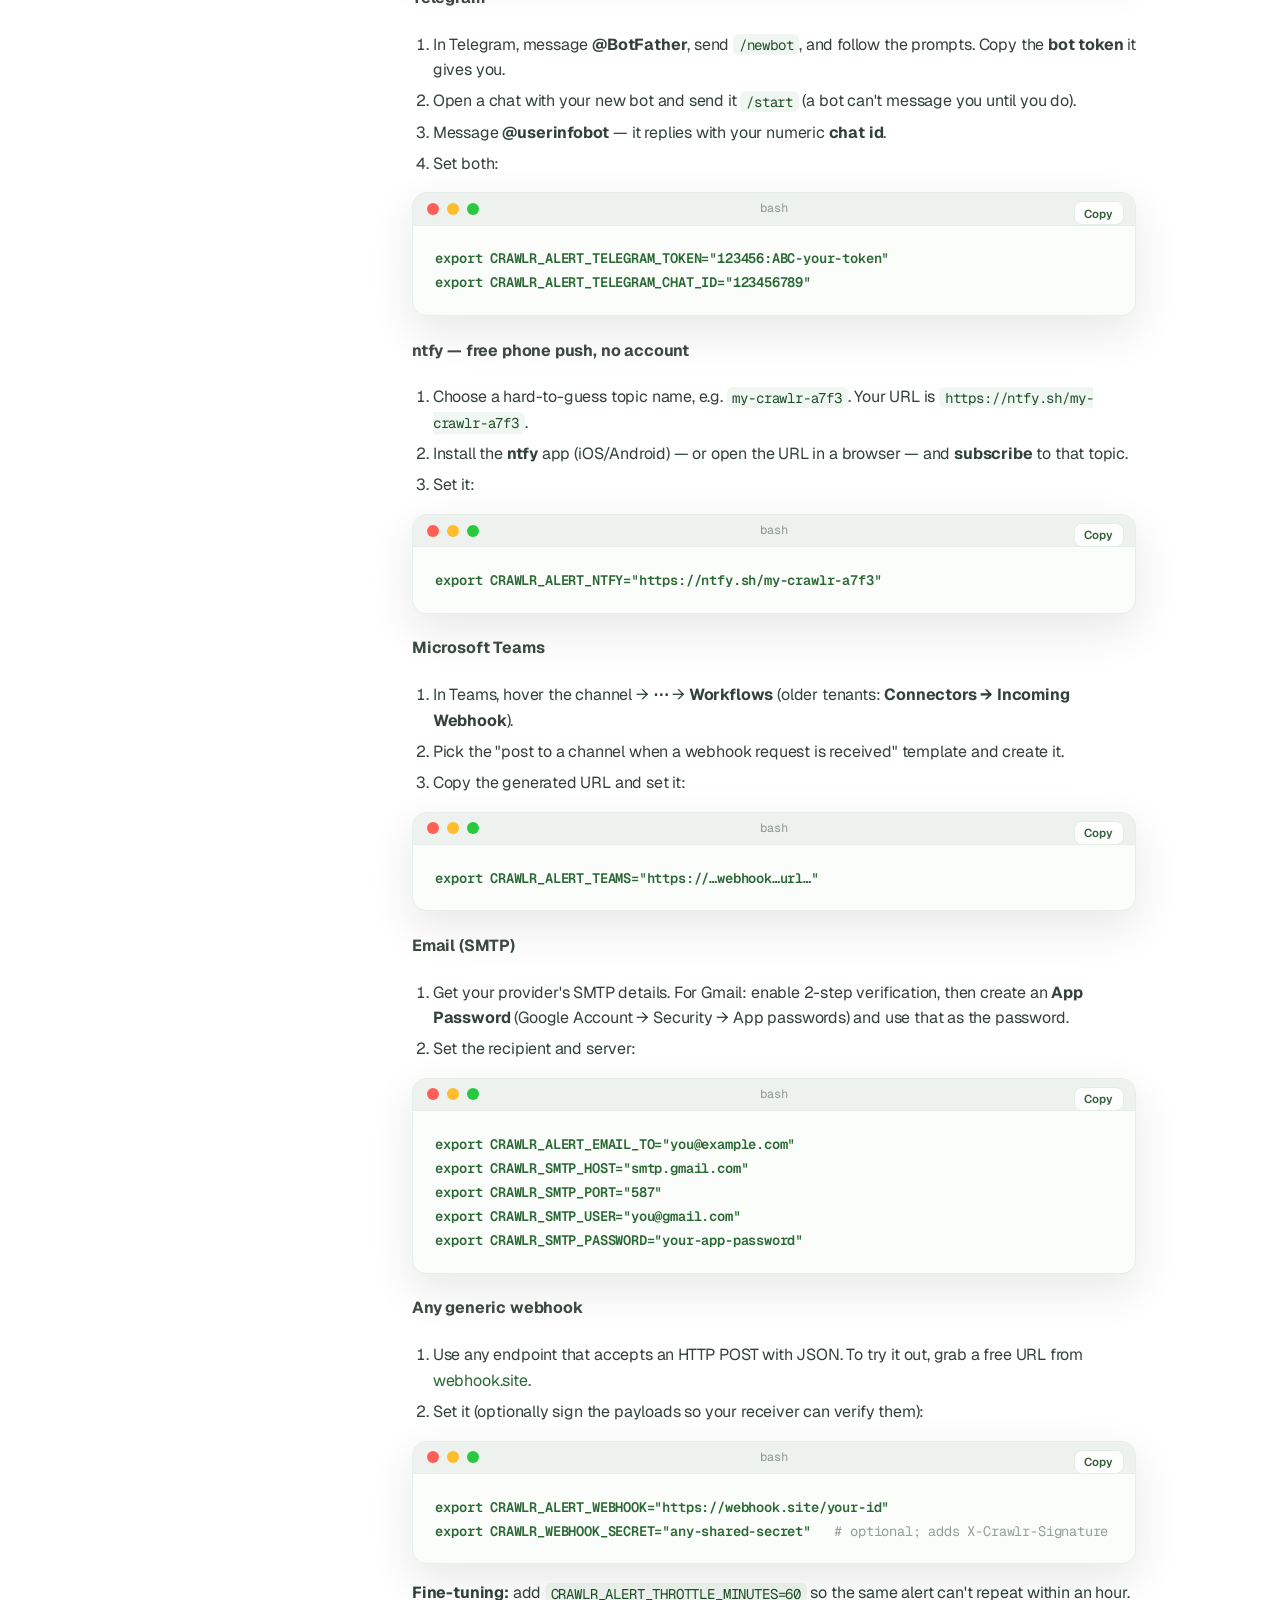
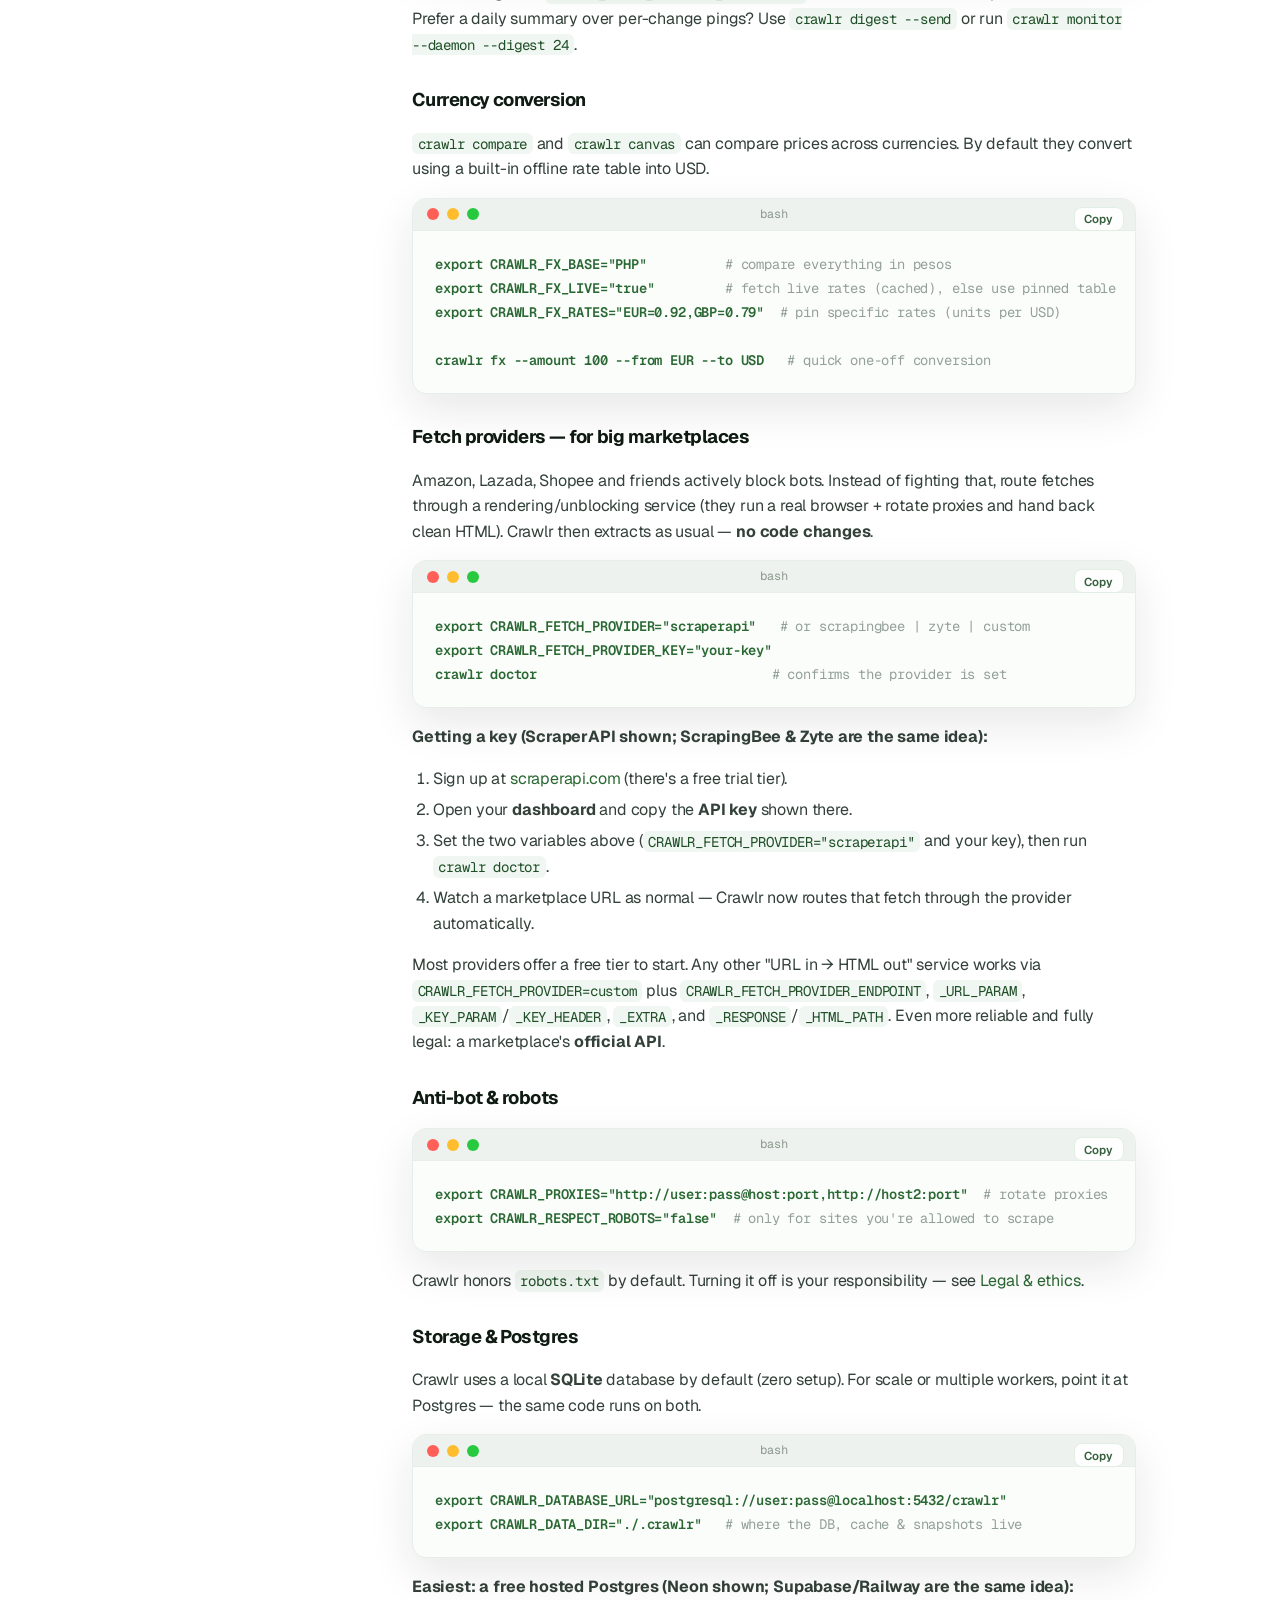
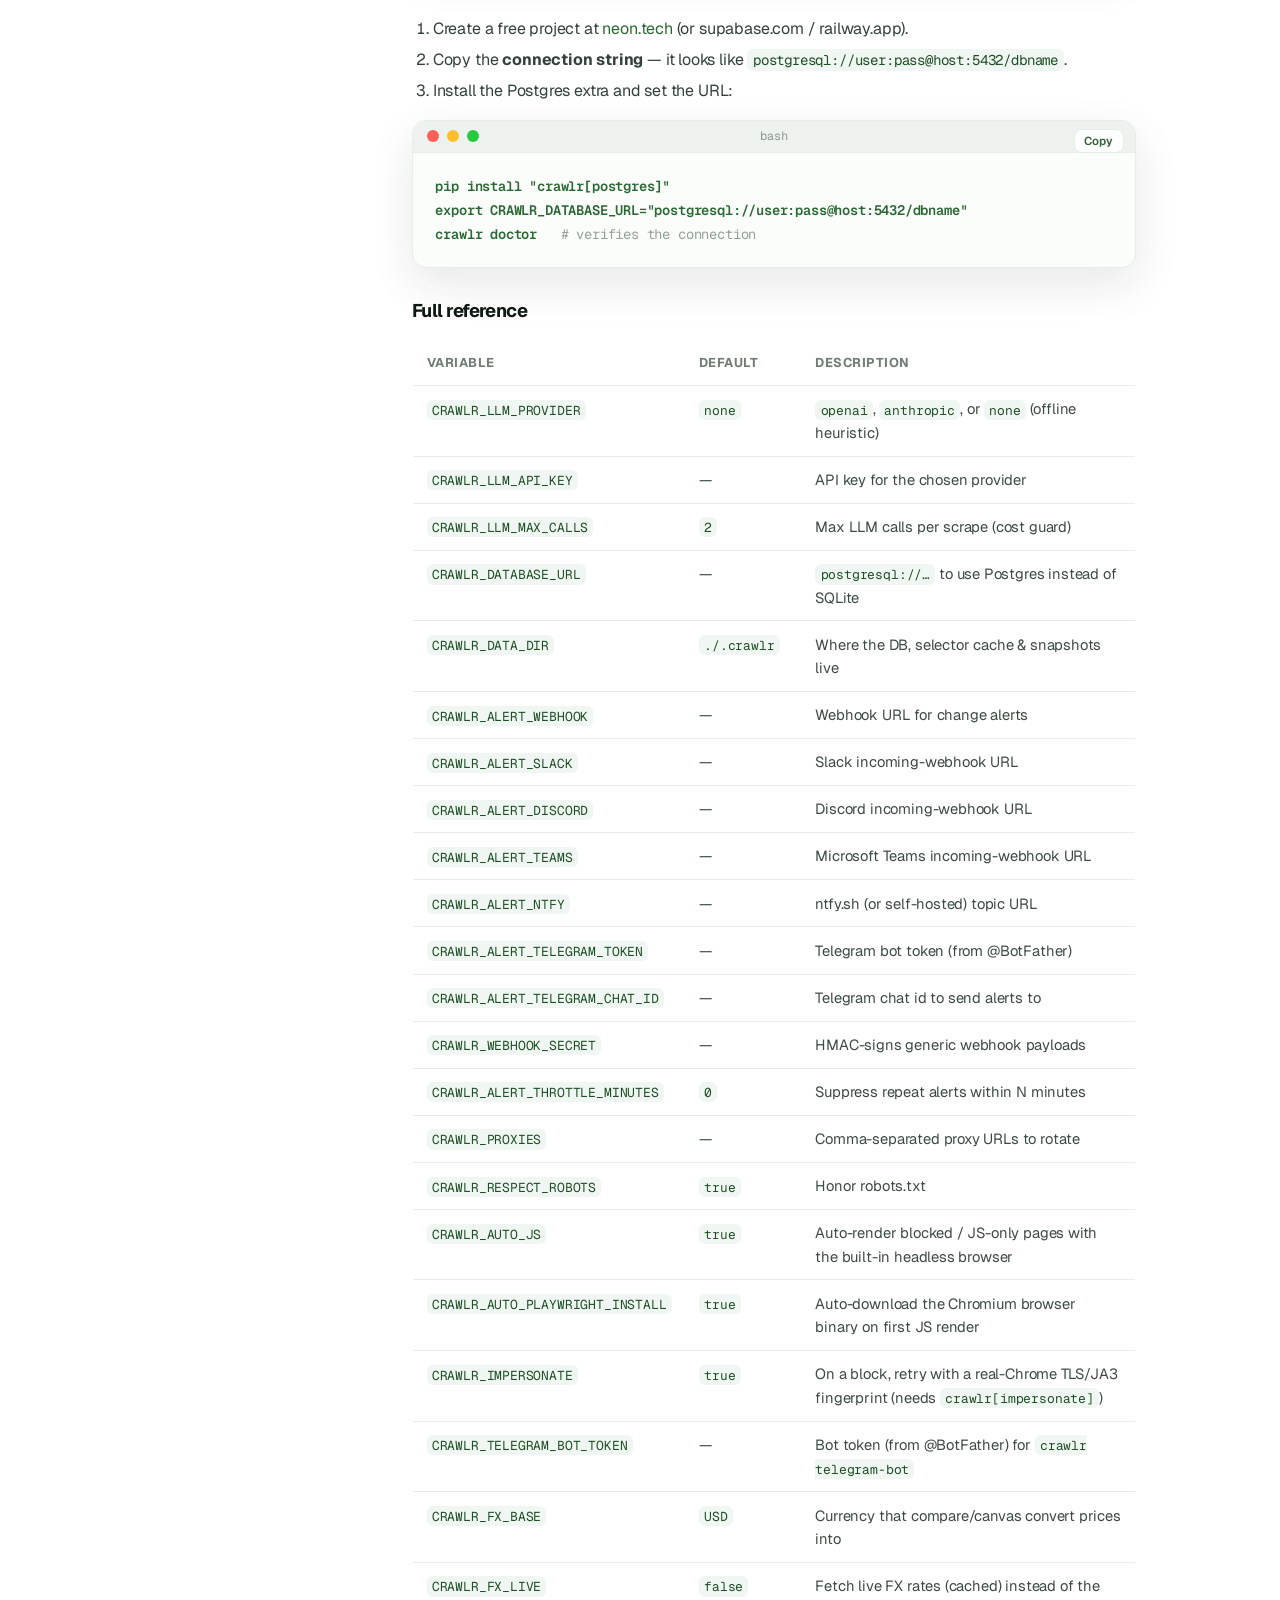
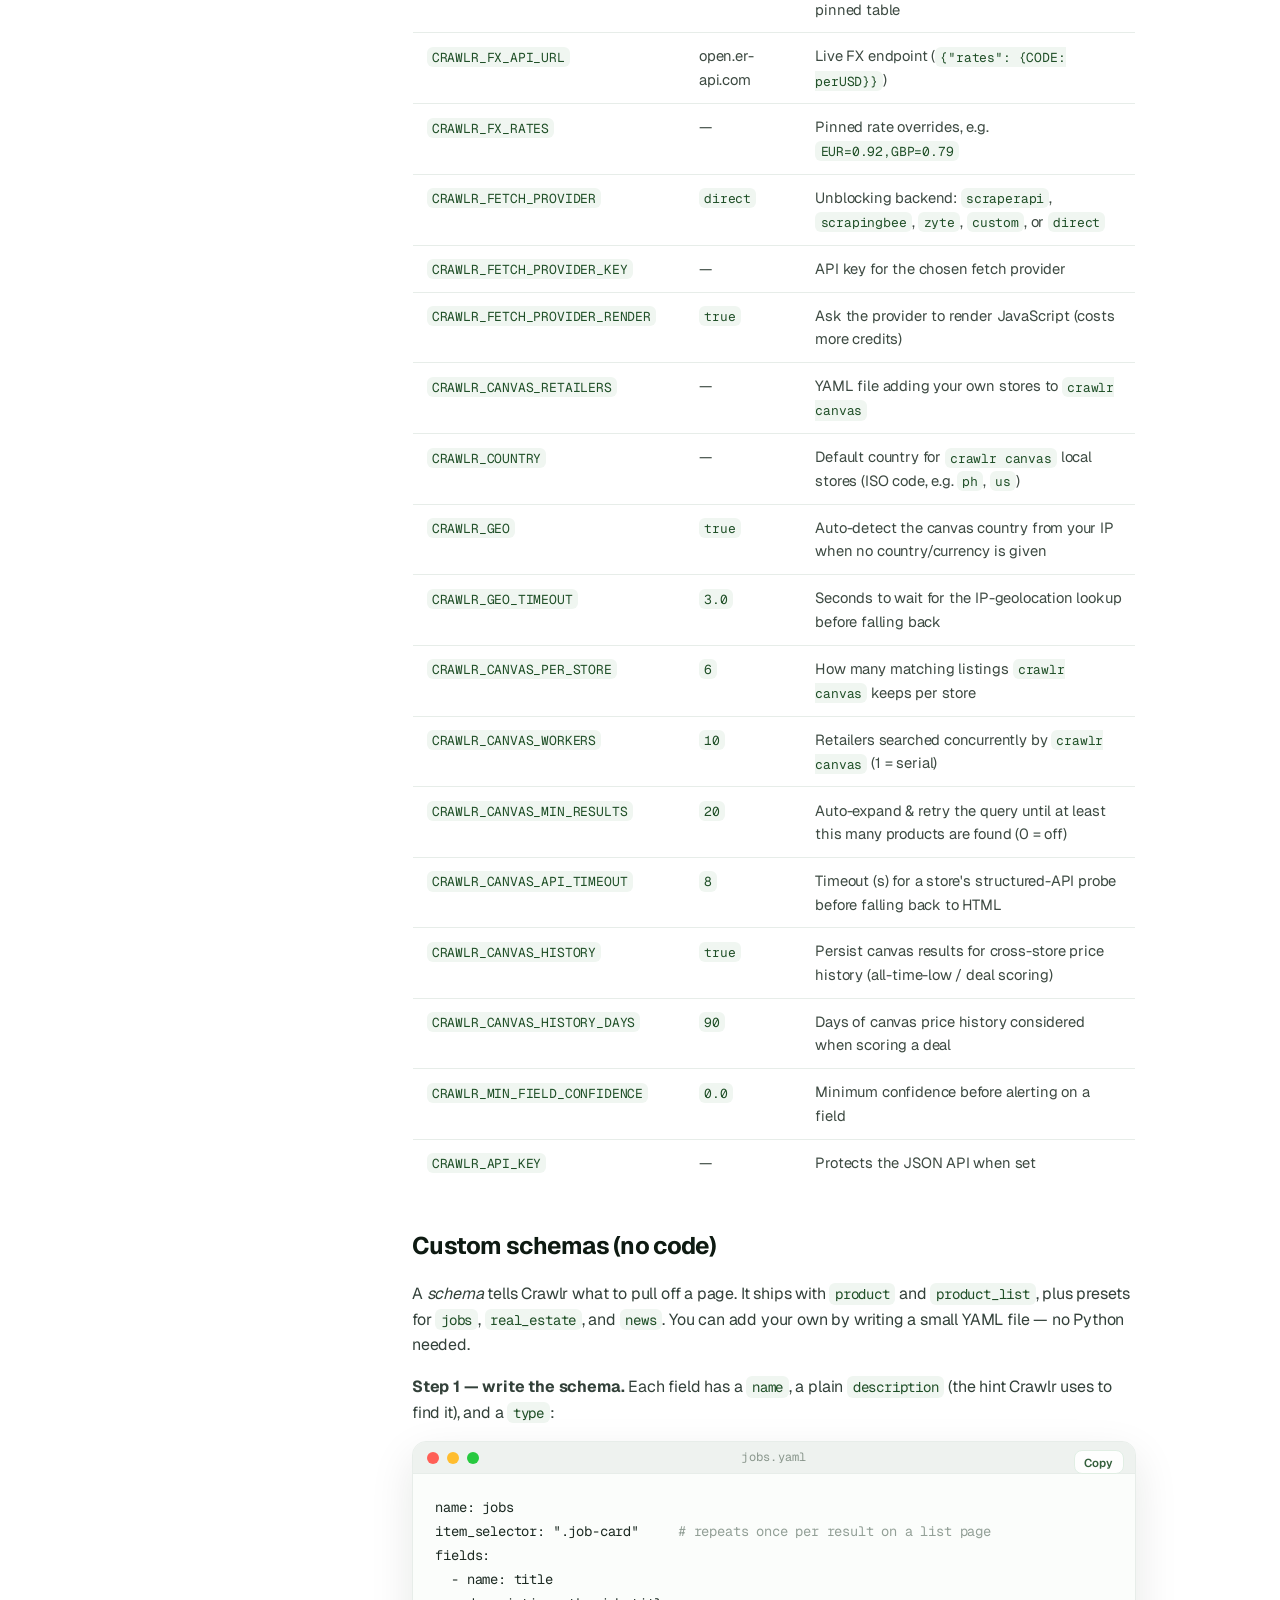
<file: web/docs.html>
<!doctype html>
<html lang="en">
<head>
  <meta charset="utf-8">
  <meta name="viewport" content="width=device-width, initial-scale=1">
  <title>Crawlr — Documentation</title>
  <meta name="description" content="Beginner-friendly Crawlr docs: install, quickstart, every command and option explained with examples, step-by-step configuration, custom schemas, alerts, currency, fetch providers, canvas, and deployment.">
  <meta name="theme-color" content="#2a6833">
  <link rel="icon" href="favicon.png" type="image/png">
  <link rel="apple-touch-icon" href="favicon.png">
  <link rel="preconnect" href="https://fonts.googleapis.com">
  <link rel="preconnect" href="https://fonts.gstatic.com" crossorigin>
  <link href="https://fonts.googleapis.com/css2?family=Geist:wght@400;500;600;700;800&family=Geist+Mono:wght@400;500;600&display=swap" rel="stylesheet">
  <link rel="stylesheet" href="https://cdnjs.cloudflare.com/ajax/libs/font-awesome/6.5.2/css/all.min.css" referrerpolicy="no-referrer">
  <link rel="stylesheet" href="styles.css">
</head>
<body>
  <nav>
    <div class="wrap">
      <a class="brand" href="index.html">
        <img src="logo.png" alt="Crawlr logo">
        <span class="word">crawlr</span>
        <span class="ver">v0.10.0</span>
      </a>
      <div class="nav-links">
        <a href="index.html">Home</a>
        <a href="index.html#features" class="hide-sm">Features</a>
        <a href="docs.html">Docs</a>
        <a class="icon-link" href="https://github.com/ardfaiyaz/crawlr" target="_blank" rel="noopener" aria-label="GitHub">
          <i class="fa-brands fa-github" aria-hidden="true"></i>
        </a>
      </div>
    </div>
  </nav>

  <div class="wrap doc-layout">
    <aside class="doc-side">
      <h5>Getting started</h5>
      <a href="#overview">What is Crawlr?</a>
      <a href="#install">1. Install</a>
      <a href="#quickstart">2. Your first watch</a>
      <a href="#how-it-works">How it works</a>
      <h5>Commands &amp; options</h5>
      <a href="#commands">Command reference</a>
      <a href="#watch-options">Watch options</a>
      <a href="#triggers">Alert triggers</a>
      <a href="#recipes">Recipes</a>
      <a href="#canvas">Canvas (shop by name)</a>
      <h5>Configuration</h5>
      <a href="#config">How settings work</a>
      <a href="#config-ai">AI mode (LLM)</a>
      <a href="#config-alerts">Alerts &amp; notifications</a>
      <a href="#config-fx">Currency conversion</a>
      <a href="#config-provider">Fetch providers</a>
      <a href="#config-antibot">Anti-bot &amp; robots</a>
      <a href="#config-storage">Storage &amp; Postgres</a>
      <a href="#config-reference">Full reference</a>
      <h5>Going further</h5>
      <a href="#schemas">Custom schemas</a>
      <a href="#rules">Rules template</a>
      <a href="#api">Hosted API</a>
      <a href="#deploy">Deploy</a>
      <a href="#legal">Legal &amp; ethics</a>
    </aside>

    <main class="doc-main">
      <h1>Documentation</h1>
      <p class="lead">Everything you need, explained simply — with a copy-paste example for every
      step. New here? Do <a href="#install">Install</a> then <a href="#quickstart">Your first
      watch</a> and you'll be monitoring a price in under two minutes.</p>

      <h2 id="overview">What is Crawlr?</h2>
      <p>Crawlr is a command-line tool that <strong>watches product pages and tells you when the
      price or stock changes</strong>. Point it at a link, pick when you want to be alerted, and it
      keeps checking for you.</p>
      <p>Under the hood it's a <strong>self-healing</strong> scraper: it uses AI (or a free offline
      method) <em>only</em> to work out the right CSS selectors once, then reuses them — fast and
      free. If a site changes its layout and extraction breaks, Crawlr notices and fixes the
      selectors automatically, so your monitoring doesn't silently die.</p>

      <h2 id="install">1. Install</h2>
      <p>You need Python 3.10 or newer. Install with <code>pipx</code> (recommended) or <code>pip</code>:</p>
      <div class="terminal"><div class="terminal-bar"><span class="tdot r"></span><span class="tdot y"></span><span class="tdot g"></span><span class="tterm">bash</span></div><pre><span class="p">pipx install crawlr</span>        <span class="c"># or: pip install crawlr</span></pre></div>
      <p><strong>JavaScript rendering is built in.</strong> A headless browser ships with Crawlr, and
      it automatically re-renders any page that's bot-blocked or JS-only — no flags, no extra install
      (the browser binary downloads itself the first time it's needed). Turn it off with
      <code>CRAWLR_AUTO_JS=false</code>.</p>
      <p>Optional add-on, only if you need it:</p>
      <div class="terminal"><div class="terminal-bar"><span class="tdot r"></span><span class="tdot y"></span><span class="tdot g"></span><span class="tterm">bash</span></div><pre><span class="p">pip install "crawlr[postgres]"</span>                            <span class="c"># use Postgres instead of SQLite</span></pre></div>
      <p>Check everything works:</p>
      <div class="terminal"><div class="terminal-bar"><span class="tdot r"></span><span class="tdot y"></span><span class="tdot g"></span><span class="tterm">bash</span></div><pre><span class="p">crawlr doctor</span></pre></div>

      <h2 id="quickstart">2. Your first watch</h2>
      <p>Three steps: watch a product, see your list, then let it keep checking.</p>
      <div class="terminal"><div class="terminal-bar"><span class="tdot r"></span><span class="tdot y"></span><span class="tdot g"></span><span class="tterm">bash</span></div><pre><span class="c"># Step 1 — start watching (alert me at/below $25). Schema is auto-detected.</span>
<span class="p">crawlr watch "https://store.example/product/123" --target 25</span>

<span class="c"># Step 2 — see current price, movement, stock, and status</span>
<span class="p">crawlr watchlist</span>

<span class="c"># Step 3 — keep checking in the background (or use cron)</span>
<span class="p">crawlr monitor --daemon</span></pre></div>
      <p>New to scraping? Try it first on a scrape-friendly demo site to see it work end-to-end:</p>
      <div class="terminal"><div class="terminal-bar"><span class="tdot r"></span><span class="tdot y"></span><span class="tdot g"></span><span class="tterm">bash</span></div><pre><span class="p">crawlr watch "https://books.toscrape.com/catalogue/a-light-in-the-attic_1000/index.html" --target 60</span>
<span class="p">crawlr watchlist</span>
<span class="p">crawlr monitor</span></pre></div>

      <h2 id="how-it-works">How it works</h2>
      <p>Every scrape flows through a layered pipeline where each stage cross-checks the next:</p>
      <ol>
        <li><strong>Fetch</strong> — static HTTP with retries; escalates to a headless browser (or a fetch provider) for hard pages. Honors robots.txt and rate limits.</li>
        <li><strong>Structured data</strong> — reads schema.org <code>JSON-LD</code>, microdata, and OpenGraph — the most reliable, redesign-proof source.</li>
        <li><strong>Selectors</strong> — cached CSS selectors extract deterministically and self-heal when they break.</li>
        <li><strong>Fallbacks</strong> — if those miss, page-level heuristics still find the title/price/stock (even a currency-tagged number in the text).</li>
        <li><strong>Consensus &amp; validate</strong> — sources are merged, disagreements resolved, types checked, and absurd values (e.g. a 100× jump) rejected.</li>
        <li><strong>Alert</strong> — only real, meaningful changes reach you, via the trigger you chose.</li>
      </ol>

      <h2 id="commands">Command reference</h2>
      <p>The commands you'll actually use. The <code>&lt;id&gt;</code> numbers come from
      <code>crawlr watchlist</code> or <code>crawlr sites</code>.</p>
      <table>
        <thead><tr><th>Command</th><th>What it does</th></tr></thead>
        <tbody>
          <tr><td><code>crawlr watch &lt;url&gt;</code></td><td>Start tracking a product or store page</td></tr>
          <tr><td><code>crawlr watchlist</code></td><td>Show everything you track: price, change, stock, status</td></tr>
          <tr><td><code>crawlr monitor</code></td><td>Check all due pages <strong>once</strong>, right now</td></tr>
          <tr><td><code>crawlr monitor --daemon</code></td><td>Keep checking forever in the background</td></tr>
          <tr><td><code>crawlr compare &lt;url&gt; &lt;url&gt; …</code></td><td>One-off price comparison across several links</td></tr>
          <tr><td><code>crawlr canvas "&lt;product&gt;"</code></td><td>Search many stores by product name and compare prices</td></tr>
          <tr><td><code>crawlr insights &lt;id&gt;</code></td><td>Price analytics: all-time low/high, average, "deal score"</td></tr>
          <tr><td><code>crawlr pause &lt;id&gt;</code> / <code>resume &lt;id&gt;</code></td><td>Temporarily stop / restart tracking one item</td></tr>
          <tr><td><code>crawlr unwatch &lt;id&gt;</code></td><td>Stop tracking an item and delete its history</td></tr>
          <tr><td><code>crawlr scrape &lt;url&gt;</code></td><td>One-off scrape (no monitoring) — great for testing</td></tr>
          <tr><td><code>crawlr fx</code></td><td>Show currency rates, or convert an amount</td></tr>
          <tr><td><code>crawlr serve</code></td><td>Open the web dashboard at <code>http://localhost:8000</code></td></tr>
          <tr><td><code>crawlr telegram-bot</code></td><td>Run the Telegram price bot (chat a product → get a comparison)</td></tr>
          <tr><td><code>crawlr doctor</code></td><td>Check that your setup works</td></tr>
          <tr><td><code>crawlr test-alert</code></td><td>Send a test notification so you know alerts reach you</td></tr>
          <tr><td><code>crawlr --version</code></td><td>Print the installed Crawlr version (also <code>-V</code>)</td></tr>
        </tbody>
      </table>

      <h2 id="watch-options">Watch options</h2>
      <p>Add these flags to <code>crawlr watch &lt;url&gt;</code> to control what it does:</p>
      <table>
        <thead><tr><th>Option</th><th>What it does</th></tr></thead>
        <tbody>
          <tr><td><code>--target 500</code></td><td>Ping me when the price drops to <strong>500 or below</strong> (also sets the trigger to <code>price_below</code>)</td></tr>
          <tr><td><code>--restock</code></td><td>Ping me when the item goes from <strong>out of stock → in stock</strong></td></tr>
          <tr><td><code>--trigger &lt;name&gt;</code></td><td>Choose exactly <em>when</em> to be alerted (see triggers below)</td></tr>
          <tr><td><code>--interval 60</code></td><td>Check this page <strong>every 60 minutes</strong> (default: 60)</td></tr>
          <tr><td><code>--schema &lt;name&gt;</code></td><td>Force the page type instead of auto-detecting: <code>product</code>, <code>product_list</code>, <code>jobs</code>, <code>real_estate</code>, <code>news</code></td></tr>
        </tbody>
      </table>
      <div class="terminal"><div class="terminal-bar"><span class="tdot r"></span><span class="tdot y"></span><span class="tdot g"></span><span class="tterm">bash</span></div><pre><span class="c"># "Tell me when this drops to 25 or lower, checking every 30 minutes"</span>
<span class="p">crawlr watch "https://store/p/1" --target 25 --interval 30</span></pre></div>

      <h2 id="triggers">Alert triggers</h2>
      <p>Pick one per watch with <code>--trigger</code> (or in the dashboard). In plain English:</p>
      <table>
        <thead><tr><th>Trigger</th><th>Alerts you when…</th></tr></thead>
        <tbody>
          <tr><td><code>any_change</code></td><td><strong>anything</strong> you watch changes (price, stock, title…)</td></tr>
          <tr><td><code>price_drop</code></td><td>the price goes <strong>down</strong> by any amount</td></tr>
          <tr><td><code>price_below</code></td><td>the price is <strong>at or below</strong> your <code>--target</code></td></tr>
          <tr><td><code>price_above</code></td><td>the price is <strong>at or above</strong> your <code>--target</code></td></tr>
          <tr><td><code>back_in_stock</code></td><td>the item becomes <strong>available</strong> again</td></tr>
          <tr><td><code>out_of_stock</code></td><td>the item <strong>sells out</strong></td></tr>
        </tbody>
      </table>

      <h2 id="recipes">Recipes</h2>
      <p>Copy-paste starting points for common goals:</p>
      <div class="terminal"><div class="terminal-bar"><span class="tdot r"></span><span class="tdot y"></span><span class="tdot g"></span><span class="tterm">bash</span></div><pre><span class="c"># Track a competitor's price, alert on any drop, check hourly</span>
<span class="p">crawlr watch "https://store.com/p/123" --trigger price_drop --interval 60</span>

<span class="c"># Get pinged when something is back in stock</span>
<span class="p">crawlr watch "https://store.com/p/123" --restock</span>

<span class="c"># Compare the same product across three shops</span>
<span class="p">crawlr compare "https://a.com/p" "https://b.com/p" "https://c.com/p"</span>

<span class="c"># Monitor a job board (schema auto-detected)</span>
<span class="p">crawlr watch "https://boards.example/jobs" --interval 720</span>

<span class="c"># Free phone alerts via ntfy.sh, then run in the background</span>
<span class="p">export CRAWLR_ALERT_NTFY="https://ntfy.sh/my-crawlr-alerts"</span>
<span class="p">crawlr monitor --daemon</span>

<span class="c"># Pause / resume / remove a watch (ids come from `crawlr watchlist`)</span>
<span class="p">crawlr pause 3 && crawlr resume 3 && crawlr unwatch 3</span>

<span class="c"># Pipe machine-readable output into other tools</span>
<span class="p">crawlr watchlist --json | jq '.[] | {title, price}'</span></pre></div>

      <h2 id="canvas">Canvas — shop a product across many stores</h2>
      <p>Know <em>what</em> you want but not <em>where</em> to buy it (say a <em>Wooting 60HE</em>)?
      <code>crawlr canvas</code> searches several retailers at once, grabs the best-matching result
      and price from each, converts everything to one currency, and ranks them so you can
      comparison-shop in one command.</p>
      <div class="terminal"><div class="terminal-bar"><span class="tdot r"></span><span class="tdot y"></span><span class="tdot g"></span><span class="tterm">bash</span></div><pre><span class="p">crawlr canvas "Wooting 60HE"</span>                          <span class="c"># global stores</span>
<span class="p">crawlr canvas "MAD60 HE" --country ph</span>                 <span class="c"># Lazada PH, Shopee PH, Zalora PH…</span>
<span class="p">crawlr canvas "Wooting 60HE" --to PHP</span>                 <span class="c"># infers --country ph from the currency</span>
<span class="p">crawlr canvas "Wooting 60HE" --retailers amazon,ebay --to USD</span>
<span class="p">crawlr canvas "mechanical keyboard" --per-store 5</span>   <span class="c"># up to 5 listings per store</span></pre></div>
      <p><strong>Canvas is location-aware.</strong> Pass <code>--country</code> (an ISO code like
      <code>ph</code>, <code>sg</code>, <code>us</code>) — or set <code>CRAWLR_COUNTRY</code>, or just
      use a local currency with <code>--to</code> — and Crawlr searches that country's stores instead
      of the global set:</p>
      <table>
        <thead><tr><th>Country</th><th><code>--country</code></th><th>Local stores it searches</th></tr></thead>
        <tbody>
          <tr><td>Philippines</td><td><code>ph</code></td><td>Lazada PH, Shopee PH, Zalora PH, Galleon PH, Carousell PH, AliExpress, Amazon, eBay</td></tr>
          <tr><td>Singapore</td><td><code>sg</code></td><td>Lazada SG, Shopee SG, Amazon SG, AliExpress</td></tr>
          <tr><td>Malaysia</td><td><code>my</code></td><td>Lazada MY, Shopee MY, AliExpress</td></tr>
          <tr><td>Indonesia</td><td><code>id</code></td><td>Lazada ID, Shopee ID, Tokopedia, AliExpress</td></tr>
          <tr><td>Thailand</td><td><code>th</code></td><td>Lazada TH, Shopee TH, AliExpress</td></tr>
          <tr><td>Vietnam</td><td><code>vn</code></td><td>Lazada VN, Shopee VN, Tiki, AliExpress</td></tr>
          <tr><td>United States</td><td><code>us</code></td><td>Amazon, eBay, Walmart, Newegg, Best Buy, Target</td></tr>
          <tr><td>United Kingdom</td><td><code>gb</code></td><td>Amazon UK, eBay UK, Currys, AliExpress</td></tr>
          <tr><td>India</td><td><code>in</code></td><td>Amazon IN, Flipkart, AliExpress</td></tr>
          <tr><td>Australia</td><td><code>au</code></td><td>Amazon AU, eBay AU, AliExpress</td></tr>
          <tr><td>Japan</td><td><code>jp</code></td><td>Amazon JP, AliExpress</td></tr>
          <tr><td>Canada</td><td><code>ca</code></td><td>Amazon CA, eBay CA, Newegg CA</td></tr>
        </tbody>
      </table>
      <p><strong>How the country is chosen</strong> (first match wins): <code>--country</code> flag →
      <code>CRAWLR_COUNTRY</code> → the currency you asked for (<code>--to PHP</code>) →
      <strong>your IP address</strong> (auto-detected, cached, no key needed) → global stores.
      So usually you don't pass anything — from the Philippines, <code>crawlr canvas "mad60 he"</code>
      automatically searches Lazada PH, Shopee PH &amp; Zalora PH. Disable the IP lookup with
      <code>CRAWLR_GEO=false</code> (fully offline). Add your own shops with a YAML file
      (<code>CRAWLR_CANVAS_RETAILERS</code>).</p>
      <p><strong>Prices in your own currency.</strong> When a country is detected, canvas converts
      every listing into that country's currency automatically (e.g. PH → ₱ PHP), so you compare
      like-for-like without passing <code>--to</code>. Override any time with <code>--to USD</code>.</p>
      <p><strong>Many listings, ranked, in parallel.</strong> Canvas searches every store at once and
      keeps the top matches from each (default 3 — set <code>--per-store 5</code> or
      <code>CRAWLR_CANVAS_PER_STORE</code>). Search-page chrome ("Results for …", bare query echoes)
      is filtered out for accuracy, and stores that block bots are listed with a hint to turn on a
      <a href="#config-provider">fetch provider</a>.</p>
      <p><strong>Behaves like a shopping aggregator, not a scraper.</strong> Canvas runs a
      <strong>multi-strategy extraction engine</strong> over every store and merges whatever works —
      it never depends on one technique: (1) the store's <strong>structured JSON search API</strong>
      (Lazada <code>?ajax=true</code>, Shopee, generic <strong>Shopify</strong> &amp;
      <strong>WooCommerce</strong>), (2) <strong>embedded JSON-LD</strong>, (3) <strong>framework
      hydration state</strong> (<code>__NEXT_DATA__</code>, <code>__NUXT__</code>,
      <code>__APOLLO_STATE__</code>, <code>__INITIAL_STATE__</code>) that carries full product JSON on
      SPA sites rendering nothing in raw HTML, (4) a generic <strong>inline-JSON scan</strong>, and
      (5) the <strong>self-healing CSS selector</strong> extractor. All run on a single fetch and are
      merged, so <strong>Lazada/Shopee and many smaller PH shops return real products for free</strong>.
      On a block, canvas also retries with a <strong>mobile user-agent</strong> before escalating to JS.</p>
      <p><strong>Accurate matching.</strong> A <strong>product-identity resolver</strong> decides when
      two listings are the same product — by GTIN/barcode, then SKU + brand, then brand + model code
      (<code>g502</code>, <code>60he</code>) — so <code>--group</code> compares the same item across
      shops without merging different models. Every listing is <strong>deal-scored</strong> against the
      cross-store median <em>and</em> the product's own <strong>price history across stores</strong>
      (canvas persists every result), so the best buy is flagged as "18% below its usual price" or
      "all-time low". Disable with <code>CRAWLR_CANVAS_HISTORY=false</code>.</p>
      <p><strong>Close the loop:</strong> <code>--watch --target 5000</code> turns a search into
      tracked watches across every store it found, so the normal monitor + alert stack pings you when
      any store drops.</p>
      <ul>
        <li><strong>Many stores</strong> — Tier-1 marketplaces, local PH shops (DataBlitz, DynaQuest,
        EasyPC, PC Express, GameXtreme, Villman, Watsons, SM) and Temu/Banggood/AliExpress, searched
        concurrently.</li>
        <li><strong>Brand stores</strong> — names a brand? canvas also searches its official store
        (e.g. <code>razer huntsman</code> → razer.com; Logitech, ASUS, Apple, Samsung, Sony, Nike…).</li>
        <li><strong>Many listings</strong> — up to <code>--per-store</code> per shop (default 6).</li>
        <li><strong>Auto-expands the query</strong> when results are thin (plural/singular, drop
        brand/model, no-space forms like <code>RTX 5070</code> → <code>RTX5070</code>) until it finds
        enough (<code>CRAWLR_CANVAS_MIN_RESULTS</code>).</li>
        <li><strong>Rich details</strong> — price, original price, discount %, rating, reviews, units
        sold, official-store badge, image, stock.</li>
        <li><strong>Price intelligence</strong> — lowest/highest/average/median and max savings.</li>
        <li><strong>Sorting</strong> — <code>--sort price|price_high|rating|reviews|popular|discount|match</code>.</li>
        <li><strong>Grouping</strong> — <code>--group</code> clusters the same product across shops to
        compare prices side by side.</li>
      </ul>
      <div class="terminal"><div class="terminal-bar"><span class="tdot r"></span><span class="tdot y"></span><span class="tdot g"></span><span class="tterm">bash</span></div><pre><span class="p">crawlr canvas "mechanical keyboard" --per-store 8 --sort discount</span>  <span class="c"># biggest deals first</span>
<span class="p">crawlr canvas "rtx 5070" --sort popular</span>                          <span class="c"># best-selling first</span>
<span class="p">crawlr canvas "logitech g pro x superlight" --group</span>             <span class="c"># compare same item across shops</span></pre></div>
      <p><strong>Note:</strong> the toughest marketplaces (Amazon, or Shopee from a datacenter/VPN IP)
      may still block automated requests — Crawlr says so explicitly, and a
      <a href="#config-provider">fetch provider</a> is the most reliable fallback.</p>

      <h2 id="config">Configuration — how settings work</h2>
      <p>Crawlr is configured with <strong>environment variables</strong>. You can set them three ways:</p>
      <table>
        <thead><tr><th>Where</th><th>How</th></tr></thead>
        <tbody>
          <tr><td>macOS / Linux</td><td><code>export CRAWLR_LLM_PROVIDER=openai</code></td></tr>
          <tr><td>Windows PowerShell</td><td><code>$env:CRAWLR_LLM_PROVIDER="openai"</code></td></tr>
          <tr><td>A <code>.env</code> file</td><td>Add a line <code>CRAWLR_LLM_PROVIDER=openai</code> in your project folder</td></tr>
        </tbody>
      </table>
      <p>The <code>.env</code> file is the easiest for permanent settings — Crawlr loads it
      automatically. Below are the settings grouped by what you're trying to do; there's a
      <a href="#config-reference">full reference table</a> at the end.</p>

      <h3 id="config-ai">AI mode (LLM) — optional, improves accuracy</h3>
      <p>Crawlr runs <strong>free and offline</strong> by default. Adding an OpenAI or Anthropic key
      only helps on unusual layouts, and the model runs <em>once per site</em> so cost stays tiny.</p>
      <p><strong>OpenAI — get a key:</strong></p>
      <ol>
        <li>Go to <a href="https://platform.openai.com" target="_blank" rel="noopener">platform.openai.com</a> and sign in.</li>
        <li>Open the account menu (top-right) → <strong>API keys</strong> → <strong>Create new secret key</strong>.</li>
        <li>Copy the key now — it's only shown once (starts with <code>sk-</code>).</li>
        <li>Add a payment method under <strong>Settings → Billing</strong> (API usage needs credit).</li>
        <li>Set it:</li>
      </ol>
      <div class="terminal"><div class="terminal-bar"><span class="tdot r"></span><span class="tdot y"></span><span class="tdot g"></span><span class="tterm">bash</span></div><pre><span class="p">export CRAWLR_LLM_PROVIDER="openai"</span>
<span class="p">export CRAWLR_LLM_API_KEY="sk-..."</span>
<span class="p">export CRAWLR_LLM_MAX_CALLS="2"</span>   <span class="c"># optional: cap calls per scrape (cost guard)</span></pre></div>
      <p><strong>Anthropic — get a key:</strong></p>
      <ol>
        <li>Go to <a href="https://console.anthropic.com" target="_blank" rel="noopener">console.anthropic.com</a> and sign in.</li>
        <li>Open <strong>API keys</strong> → <strong>Create Key</strong> → copy it (starts with <code>sk-ant-</code>).</li>
        <li>Set it:</li>
      </ol>
      <div class="terminal"><div class="terminal-bar"><span class="tdot r"></span><span class="tdot y"></span><span class="tdot g"></span><span class="tterm">bash</span></div><pre><span class="p">export CRAWLR_LLM_PROVIDER="anthropic"</span>
<span class="p">export CRAWLR_LLM_API_KEY="sk-ant-..."</span></pre></div>
      <p>To go back to free offline mode: <code>export CRAWLR_LLM_PROVIDER="none"</code>.</p>

      <h3 id="config-alerts">Alerts &amp; notifications — step by step</h3>
      <p>Pick a channel below, follow the steps to get its URL/token, set the variable, then run
      <code>crawlr test-alert</code> to confirm the message arrives. You can enable several at once.</p>

      <h4>Discord</h4>
      <ol>
        <li>Open Discord and go to the <strong>server</strong> you manage where you want alerts.</li>
        <li>Click the server name → <strong>Server Settings</strong>.</li>
        <li>Go to <strong>Integrations</strong> → <strong>Webhooks</strong> → <strong>New Webhook</strong>.</li>
        <li>Choose the channel it should post in, (optionally) rename it, then click <strong>Copy Webhook URL</strong>.</li>
        <li>Set it and test:</li>
      </ol>
      <div class="terminal"><div class="terminal-bar"><span class="tdot r"></span><span class="tdot y"></span><span class="tdot g"></span><span class="tterm">bash</span></div><pre><span class="p">export CRAWLR_ALERT_DISCORD="https://discord.com/api/webhooks/…"</span>
<span class="p">crawlr test-alert</span></pre></div>

      <h4>Slack</h4>
      <ol>
        <li>Go to <a href="https://api.slack.com/apps" target="_blank" rel="noopener">api.slack.com/apps</a> → <strong>Create New App</strong> → <strong>From scratch</strong>; pick your workspace.</li>
        <li>Open <strong>Incoming Webhooks</strong> and switch it <strong>On</strong>.</li>
        <li>Click <strong>Add New Webhook to Workspace</strong>, choose a channel, and <strong>Allow</strong>.</li>
        <li>Copy the webhook URL, then set it:</li>
      </ol>
      <div class="terminal"><div class="terminal-bar"><span class="tdot r"></span><span class="tdot y"></span><span class="tdot g"></span><span class="tterm">bash</span></div><pre><span class="p">export CRAWLR_ALERT_SLACK="https://hooks.slack.com/services/…"</span></pre></div>

      <h4>Telegram</h4>
      <ol>
        <li>In Telegram, message <strong>@BotFather</strong>, send <code>/newbot</code>, and follow the prompts. Copy the <strong>bot token</strong> it gives you.</li>
        <li>Open a chat with your new bot and send it <code>/start</code> (a bot can't message you until you do).</li>
        <li>Message <strong>@userinfobot</strong> — it replies with your numeric <strong>chat id</strong>.</li>
        <li>Set both:</li>
      </ol>
      <div class="terminal"><div class="terminal-bar"><span class="tdot r"></span><span class="tdot y"></span><span class="tdot g"></span><span class="tterm">bash</span></div><pre><span class="p">export CRAWLR_ALERT_TELEGRAM_TOKEN="123456:ABC-your-token"</span>
<span class="p">export CRAWLR_ALERT_TELEGRAM_CHAT_ID="123456789"</span></pre></div>

      <h4>ntfy — free phone push, no account</h4>
      <ol>
        <li>Choose a hard-to-guess topic name, e.g. <code>my-crawlr-a7f3</code>. Your URL is <code>https://ntfy.sh/my-crawlr-a7f3</code>.</li>
        <li>Install the <strong>ntfy</strong> app (iOS/Android) — or open the URL in a browser — and <strong>subscribe</strong> to that topic.</li>
        <li>Set it:</li>
      </ol>
      <div class="terminal"><div class="terminal-bar"><span class="tdot r"></span><span class="tdot y"></span><span class="tdot g"></span><span class="tterm">bash</span></div><pre><span class="p">export CRAWLR_ALERT_NTFY="https://ntfy.sh/my-crawlr-a7f3"</span></pre></div>

      <h4>Microsoft Teams</h4>
      <ol>
        <li>In Teams, hover the channel → <strong>⋯</strong> → <strong>Workflows</strong> (older tenants: <strong>Connectors → Incoming Webhook</strong>).</li>
        <li>Pick the "post to a channel when a webhook request is received" template and create it.</li>
        <li>Copy the generated URL and set it:</li>
      </ol>
      <div class="terminal"><div class="terminal-bar"><span class="tdot r"></span><span class="tdot y"></span><span class="tdot g"></span><span class="tterm">bash</span></div><pre><span class="p">export CRAWLR_ALERT_TEAMS="https://…webhook…url…"</span></pre></div>

      <h4>Email (SMTP)</h4>
      <ol>
        <li>Get your provider's SMTP details. For Gmail: enable 2-step verification, then create an <strong>App Password</strong> (Google Account → Security → App passwords) and use that as the password.</li>
        <li>Set the recipient and server:</li>
      </ol>
      <div class="terminal"><div class="terminal-bar"><span class="tdot r"></span><span class="tdot y"></span><span class="tdot g"></span><span class="tterm">bash</span></div><pre><span class="p">export CRAWLR_ALERT_EMAIL_TO="you@example.com"</span>
<span class="p">export CRAWLR_SMTP_HOST="smtp.gmail.com"</span>
<span class="p">export CRAWLR_SMTP_PORT="587"</span>
<span class="p">export CRAWLR_SMTP_USER="you@gmail.com"</span>
<span class="p">export CRAWLR_SMTP_PASSWORD="your-app-password"</span></pre></div>

      <h4>Any generic webhook</h4>
      <ol>
        <li>Use any endpoint that accepts an HTTP POST with JSON. To try it out, grab a free URL from <a href="https://webhook.site" target="_blank" rel="noopener">webhook.site</a>.</li>
        <li>Set it (optionally sign the payloads so your receiver can verify them):</li>
      </ol>
      <div class="terminal"><div class="terminal-bar"><span class="tdot r"></span><span class="tdot y"></span><span class="tdot g"></span><span class="tterm">bash</span></div><pre><span class="p">export CRAWLR_ALERT_WEBHOOK="https://webhook.site/your-id"</span>
<span class="p">export CRAWLR_WEBHOOK_SECRET="any-shared-secret"</span>   <span class="c"># optional; adds X-Crawlr-Signature</span></pre></div>

      <p><strong>Fine-tuning:</strong> add <code>CRAWLR_ALERT_THROTTLE_MINUTES=60</code> so the same
      alert can't repeat within an hour. Prefer a daily summary over per-change pings? Use
      <code>crawlr digest --send</code> or run <code>crawlr monitor --daemon --digest 24</code>.</p>

      <h3 id="config-fx">Currency conversion</h3>
      <p><code>crawlr compare</code> and <code>crawlr canvas</code> can compare prices across
      currencies. By default they convert using a built-in offline rate table into USD.</p>
      <div class="terminal"><div class="terminal-bar"><span class="tdot r"></span><span class="tdot y"></span><span class="tdot g"></span><span class="tterm">bash</span></div><pre><span class="p">export CRAWLR_FX_BASE="PHP"</span>          <span class="c"># compare everything in pesos</span>
<span class="p">export CRAWLR_FX_LIVE="true"</span>         <span class="c"># fetch live rates (cached), else use pinned table</span>
<span class="p">export CRAWLR_FX_RATES="EUR=0.92,GBP=0.79"</span>  <span class="c"># pin specific rates (units per USD)</span>

<span class="p">crawlr fx --amount 100 --from EUR --to USD</span>   <span class="c"># quick one-off conversion</span></pre></div>

      <h3 id="config-provider">Fetch providers — for big marketplaces</h3>
      <p>Amazon, Lazada, Shopee and friends actively block bots. Instead of fighting that, route
      fetches through a rendering/unblocking service (they run a real browser + rotate proxies and
      hand back clean HTML). Crawlr then extracts as usual — <strong>no code changes</strong>.</p>
      <div class="terminal"><div class="terminal-bar"><span class="tdot r"></span><span class="tdot y"></span><span class="tdot g"></span><span class="tterm">bash</span></div><pre><span class="p">export CRAWLR_FETCH_PROVIDER="scraperapi"</span>   <span class="c"># or scrapingbee | zyte | custom</span>
<span class="p">export CRAWLR_FETCH_PROVIDER_KEY="your-key"</span>
<span class="p">crawlr doctor</span>                              <span class="c"># confirms the provider is set</span></pre></div>
      <p><strong>Getting a key (ScraperAPI shown; ScrapingBee &amp; Zyte are the same idea):</strong></p>
      <ol>
        <li>Sign up at <a href="https://www.scraperapi.com" target="_blank" rel="noopener">scraperapi.com</a> (there's a free trial tier).</li>
        <li>Open your <strong>dashboard</strong> and copy the <strong>API key</strong> shown there.</li>
        <li>Set the two variables above (<code>CRAWLR_FETCH_PROVIDER="scraperapi"</code> and your key), then run <code>crawlr doctor</code>.</li>
        <li>Watch a marketplace URL as normal — Crawlr now routes that fetch through the provider automatically.</li>
      </ol>
      <p>Most providers offer a free tier to start. Any other "URL in → HTML out" service works via
      <code>CRAWLR_FETCH_PROVIDER=custom</code> plus <code>CRAWLR_FETCH_PROVIDER_ENDPOINT</code>,
      <code>_URL_PARAM</code>, <code>_KEY_PARAM</code>/<code>_KEY_HEADER</code>, <code>_EXTRA</code>,
      and <code>_RESPONSE</code>/<code>_HTML_PATH</code>. Even more reliable and fully legal: a
      marketplace's <strong>official API</strong>.</p>

      <h3 id="config-antibot">Anti-bot &amp; robots</h3>
      <div class="terminal"><div class="terminal-bar"><span class="tdot r"></span><span class="tdot y"></span><span class="tdot g"></span><span class="tterm">bash</span></div><pre><span class="p">export CRAWLR_PROXIES="http://user:pass@host:port,http://host2:port"</span>  <span class="c"># rotate proxies</span>
<span class="p">export CRAWLR_RESPECT_ROBOTS="false"</span>  <span class="c"># only for sites you're allowed to scrape</span></pre></div>
      <p>Crawlr honors <code>robots.txt</code> by default. Turning it off is your responsibility —
      see <a href="#legal">Legal &amp; ethics</a>.</p>

      <h3 id="config-storage">Storage &amp; Postgres</h3>
      <p>Crawlr uses a local <strong>SQLite</strong> database by default (zero setup). For scale or
      multiple workers, point it at Postgres — the same code runs on both.</p>
      <div class="terminal"><div class="terminal-bar"><span class="tdot r"></span><span class="tdot y"></span><span class="tdot g"></span><span class="tterm">bash</span></div><pre><span class="p">export CRAWLR_DATABASE_URL="postgresql://user:pass@localhost:5432/crawlr"</span>
<span class="p">export CRAWLR_DATA_DIR="./.crawlr"</span>   <span class="c"># where the DB, cache & snapshots live</span></pre></div>
      <p><strong>Easiest: a free hosted Postgres (Neon shown; Supabase/Railway are the same idea):</strong></p>
      <ol>
        <li>Create a free project at <a href="https://neon.tech" target="_blank" rel="noopener">neon.tech</a> (or supabase.com / railway.app).</li>
        <li>Copy the <strong>connection string</strong> — it looks like <code>postgresql://user:pass@host:5432/dbname</code>.</li>
        <li>Install the Postgres extra and set the URL:</li>
      </ol>
      <div class="terminal"><div class="terminal-bar"><span class="tdot r"></span><span class="tdot y"></span><span class="tdot g"></span><span class="tterm">bash</span></div><pre><span class="p">pip install "crawlr[postgres]"</span>
<span class="p">export CRAWLR_DATABASE_URL="postgresql://user:pass@host:5432/dbname"</span>
<span class="p">crawlr doctor</span>   <span class="c"># verifies the connection</span></pre></div>

      <h3 id="config-reference">Full reference</h3>
      <table>
        <thead><tr><th>Variable</th><th>Default</th><th>Description</th></tr></thead>
        <tbody>
          <tr><td><code>CRAWLR_LLM_PROVIDER</code></td><td><code>none</code></td><td><code>openai</code>, <code>anthropic</code>, or <code>none</code> (offline heuristic)</td></tr>
          <tr><td><code>CRAWLR_LLM_API_KEY</code></td><td>—</td><td>API key for the chosen provider</td></tr>
          <tr><td><code>CRAWLR_LLM_MAX_CALLS</code></td><td><code>2</code></td><td>Max LLM calls per scrape (cost guard)</td></tr>
          <tr><td><code>CRAWLR_DATABASE_URL</code></td><td>—</td><td><code>postgresql://…</code> to use Postgres instead of SQLite</td></tr>
          <tr><td><code>CRAWLR_DATA_DIR</code></td><td><code>./.crawlr</code></td><td>Where the DB, selector cache &amp; snapshots live</td></tr>
          <tr><td><code>CRAWLR_ALERT_WEBHOOK</code></td><td>—</td><td>Webhook URL for change alerts</td></tr>
          <tr><td><code>CRAWLR_ALERT_SLACK</code></td><td>—</td><td>Slack incoming-webhook URL</td></tr>
          <tr><td><code>CRAWLR_ALERT_DISCORD</code></td><td>—</td><td>Discord incoming-webhook URL</td></tr>
          <tr><td><code>CRAWLR_ALERT_TEAMS</code></td><td>—</td><td>Microsoft Teams incoming-webhook URL</td></tr>
          <tr><td><code>CRAWLR_ALERT_NTFY</code></td><td>—</td><td>ntfy.sh (or self-hosted) topic URL</td></tr>
          <tr><td><code>CRAWLR_ALERT_TELEGRAM_TOKEN</code></td><td>—</td><td>Telegram bot token (from @BotFather)</td></tr>
          <tr><td><code>CRAWLR_ALERT_TELEGRAM_CHAT_ID</code></td><td>—</td><td>Telegram chat id to send alerts to</td></tr>
          <tr><td><code>CRAWLR_WEBHOOK_SECRET</code></td><td>—</td><td>HMAC-signs generic webhook payloads</td></tr>
          <tr><td><code>CRAWLR_ALERT_THROTTLE_MINUTES</code></td><td><code>0</code></td><td>Suppress repeat alerts within N minutes</td></tr>
          <tr><td><code>CRAWLR_PROXIES</code></td><td>—</td><td>Comma-separated proxy URLs to rotate</td></tr>
          <tr><td><code>CRAWLR_RESPECT_ROBOTS</code></td><td><code>true</code></td><td>Honor robots.txt</td></tr>
          <tr><td><code>CRAWLR_AUTO_JS</code></td><td><code>true</code></td><td>Auto-render blocked / JS-only pages with the built-in headless browser</td></tr>
          <tr><td><code>CRAWLR_AUTO_PLAYWRIGHT_INSTALL</code></td><td><code>true</code></td><td>Auto-download the Chromium browser binary on first JS render</td></tr>
          <tr><td><code>CRAWLR_IMPERSONATE</code></td><td><code>true</code></td><td>On a block, retry with a real-Chrome TLS/JA3 fingerprint (needs <code>crawlr[impersonate]</code>)</td></tr>
          <tr><td><code>CRAWLR_TELEGRAM_BOT_TOKEN</code></td><td>—</td><td>Bot token (from @BotFather) for <code>crawlr telegram-bot</code></td></tr>
          <tr><td><code>CRAWLR_FX_BASE</code></td><td><code>USD</code></td><td>Currency that compare/canvas convert prices into</td></tr>
          <tr><td><code>CRAWLR_FX_LIVE</code></td><td><code>false</code></td><td>Fetch live FX rates (cached) instead of the pinned table</td></tr>
          <tr><td><code>CRAWLR_FX_API_URL</code></td><td>open.er-api.com</td><td>Live FX endpoint (<code>{"rates": {CODE: perUSD}}</code>)</td></tr>
          <tr><td><code>CRAWLR_FX_RATES</code></td><td>—</td><td>Pinned rate overrides, e.g. <code>EUR=0.92,GBP=0.79</code></td></tr>
          <tr><td><code>CRAWLR_FETCH_PROVIDER</code></td><td><code>direct</code></td><td>Unblocking backend: <code>scraperapi</code>, <code>scrapingbee</code>, <code>zyte</code>, <code>custom</code>, or <code>direct</code></td></tr>
          <tr><td><code>CRAWLR_FETCH_PROVIDER_KEY</code></td><td>—</td><td>API key for the chosen fetch provider</td></tr>
          <tr><td><code>CRAWLR_FETCH_PROVIDER_RENDER</code></td><td><code>true</code></td><td>Ask the provider to render JavaScript (costs more credits)</td></tr>
          <tr><td><code>CRAWLR_CANVAS_RETAILERS</code></td><td>—</td><td>YAML file adding your own stores to <code>crawlr canvas</code></td></tr>
          <tr><td><code>CRAWLR_COUNTRY</code></td><td>—</td><td>Default country for <code>crawlr canvas</code> local stores (ISO code, e.g. <code>ph</code>, <code>us</code>)</td></tr>
          <tr><td><code>CRAWLR_GEO</code></td><td><code>true</code></td><td>Auto-detect the canvas country from your IP when no country/currency is given</td></tr>
          <tr><td><code>CRAWLR_GEO_TIMEOUT</code></td><td><code>3.0</code></td><td>Seconds to wait for the IP-geolocation lookup before falling back</td></tr>
          <tr><td><code>CRAWLR_CANVAS_PER_STORE</code></td><td><code>6</code></td><td>How many matching listings <code>crawlr canvas</code> keeps per store</td></tr>
          <tr><td><code>CRAWLR_CANVAS_WORKERS</code></td><td><code>10</code></td><td>Retailers searched concurrently by <code>crawlr canvas</code> (1 = serial)</td></tr>
          <tr><td><code>CRAWLR_CANVAS_MIN_RESULTS</code></td><td><code>20</code></td><td>Auto-expand &amp; retry the query until at least this many products are found (0 = off)</td></tr>
          <tr><td><code>CRAWLR_CANVAS_API_TIMEOUT</code></td><td><code>8</code></td><td>Timeout (s) for a store's structured-API probe before falling back to HTML</td></tr>
          <tr><td><code>CRAWLR_CANVAS_HISTORY</code></td><td><code>true</code></td><td>Persist canvas results for cross-store price history (all-time-low / deal scoring)</td></tr>
          <tr><td><code>CRAWLR_CANVAS_HISTORY_DAYS</code></td><td><code>90</code></td><td>Days of canvas price history considered when scoring a deal</td></tr>
          <tr><td><code>CRAWLR_MIN_FIELD_CONFIDENCE</code></td><td><code>0.0</code></td><td>Minimum confidence before alerting on a field</td></tr>
          <tr><td><code>CRAWLR_API_KEY</code></td><td>—</td><td>Protects the JSON API when set</td></tr>
        </tbody>
      </table>

      <h2 id="schemas">Custom schemas (no code)</h2>
      <p>A <em>schema</em> tells Crawlr what to pull off a page. It ships with <code>product</code>
      and <code>product_list</code>, plus presets for <code>jobs</code>, <code>real_estate</code>,
      and <code>news</code>. You can add your own by writing a small YAML file — no Python needed.</p>

      <p><strong>Step 1 — write the schema.</strong> Each field has a <code>name</code>, a plain
      <code>description</code> (the hint Crawlr uses to find it), and a <code>type</code>:</p>
      <div class="terminal"><div class="terminal-bar"><span class="tdot r"></span><span class="tdot y"></span><span class="tdot g"></span><span class="tterm">jobs.yaml</span></div><pre>name: jobs
item_selector: ".job-card"     <span class="c"># repeats once per result on a list page</span>
fields:
  - name: title
    description: the job title
    type: text
    required: true             <span class="c"># extraction "fails" if this is missing</span>
  - name: salary
    description: annual salary
    type: number</pre></div>
      <table>
        <thead><tr><th>Piece</th><th>Meaning</th></tr></thead>
        <tbody>
          <tr><td><code>name</code></td><td>The schema's name — you pass it to <code>--schema</code>.</td></tr>
          <tr><td><code>item_selector</code></td><td>CSS selector for one repeating item (list/search pages). Omit it for single-item pages.</td></tr>
          <tr><td><code>description</code></td><td>Natural-language hint used to locate the field the first time.</td></tr>
          <tr><td><code>type</code></td><td><code>text</code>, <code>number</code>, <code>price</code>, <code>url</code>, <code>image</code>, or <code>bool</code>.</td></tr>
          <tr><td><code>required</code></td><td><code>true</code> means a run counts as "broken" (and self-heals) if this field is empty.</td></tr>
        </tbody>
      </table>
      <p><strong>Step 2 — put it where Crawlr looks</strong> (your schema directory, by default
      <code>./.crawlr/schemas/</code>) and validate it:</p>
      <div class="terminal"><div class="terminal-bar"><span class="tdot r"></span><span class="tdot y"></span><span class="tdot g"></span><span class="tterm">bash</span></div><pre><span class="p">mkdir -p .crawlr/schemas && mv jobs.yaml .crawlr/schemas/</span>
<span class="p">crawlr validate-schema .crawlr/schemas/jobs.yaml</span>   <span class="c"># checks it's well-formed</span>
<span class="p">crawlr schemas</span>                                     <span class="c"># confirm it's listed</span></pre></div>
      <p><strong>Step 3 — use it:</strong></p>
      <div class="terminal"><div class="terminal-bar"><span class="tdot r"></span><span class="tdot y"></span><span class="tdot g"></span><span class="tterm">bash</span></div><pre><span class="p">crawlr scrape "https://boards.example/jobs" --schema jobs</span></pre></div>

      <h2 id="rules">Rules template</h2>
      <p>Want richer "if this, do that" logic across many situations? Run <code>crawlr init</code>
      to create <code>crawlr.rules.yaml</code>. When it exists, it overrides per-watch triggers.</p>
      <div class="terminal"><div class="terminal-bar"><span class="tdot r"></span><span class="tdot y"></span><span class="tdot g"></span><span class="tterm">crawlr.rules.yaml</span></div><pre>default_action: ignore
rules:
  - when: price_drops_below
    amount: 25
    action: alert
  - when: back_in_stock
    action: alert
  - when: price_increases
    action: ignore</pre></div>

      <h2 id="api">Hosted API</h2>
      <p>Run the JSON API and drive Crawlr from any language. Set <code>CRAWLR_API_KEY</code> to
      require an <code>X-API-Key</code> (or <code>Authorization: Bearer</code>) header.</p>
      <div class="terminal"><div class="terminal-bar"><span class="tdot r"></span><span class="tdot y"></span><span class="tdot g"></span><span class="tterm">bash</span></div><pre><span class="p">CRAWLR_API_KEY=secret crawlr serve --host 0.0.0.0 --port 8000</span>

<span class="c"># endpoints</span>
POST /api/scrape     {"url": "...", "schema_name": "product"}
POST /api/watch      {"url": "...", "trigger": "price_below", "target_price": 25}
GET  /api/watchlist  |  /api/stats  |  /api/digest?hours=24  |  /api/changes</pre></div>

      <h2 id="deploy">Deploy</h2>
      <p>Crawlr is a CLI — "deploy" just means running the checker on a timer:</p>
      <ul>
        <li><strong>Cron</strong> — schedule <code>crawlr monitor</code> however often you like.</li>
        <li><strong>Daemon</strong> — <code>crawlr monitor --daemon</code> on any always-on machine.</li>
        <li><strong>Docker</strong> — <code>docker compose up -d</code> runs the dashboard + a background monitor.</li>
      </ul>

      <h2 id="legal">Legal &amp; ethics</h2>
      <p>Crawlr honors <code>robots.txt</code> by default and rate-limits politely. <strong>You are
      responsible for how you use it.</strong> Respect each site's Terms of Service and applicable
      law (e.g. the CFAA and GDPR/CCPA when personal data is involved). Point it at sites you're
      permitted to monitor — your own listings, price research, or public data — and don't use it
      to overload servers, bypass logins/paywalls, or collect personal data. For big marketplaces,
      prefer official APIs where available.</p>

      <p class="doc-foot"><a href="index.html">← Back to home</a> · <a href="https://github.com/ardfaiyaz/crawlr" target="_blank" rel="noopener">GitHub</a> · <a href="https://pypi.org/project/crawlr/" target="_blank" rel="noopener">PyPI</a></p>
    </main>
  </div>

  <script src="app.js"></script>
</body>
</html>
</file>
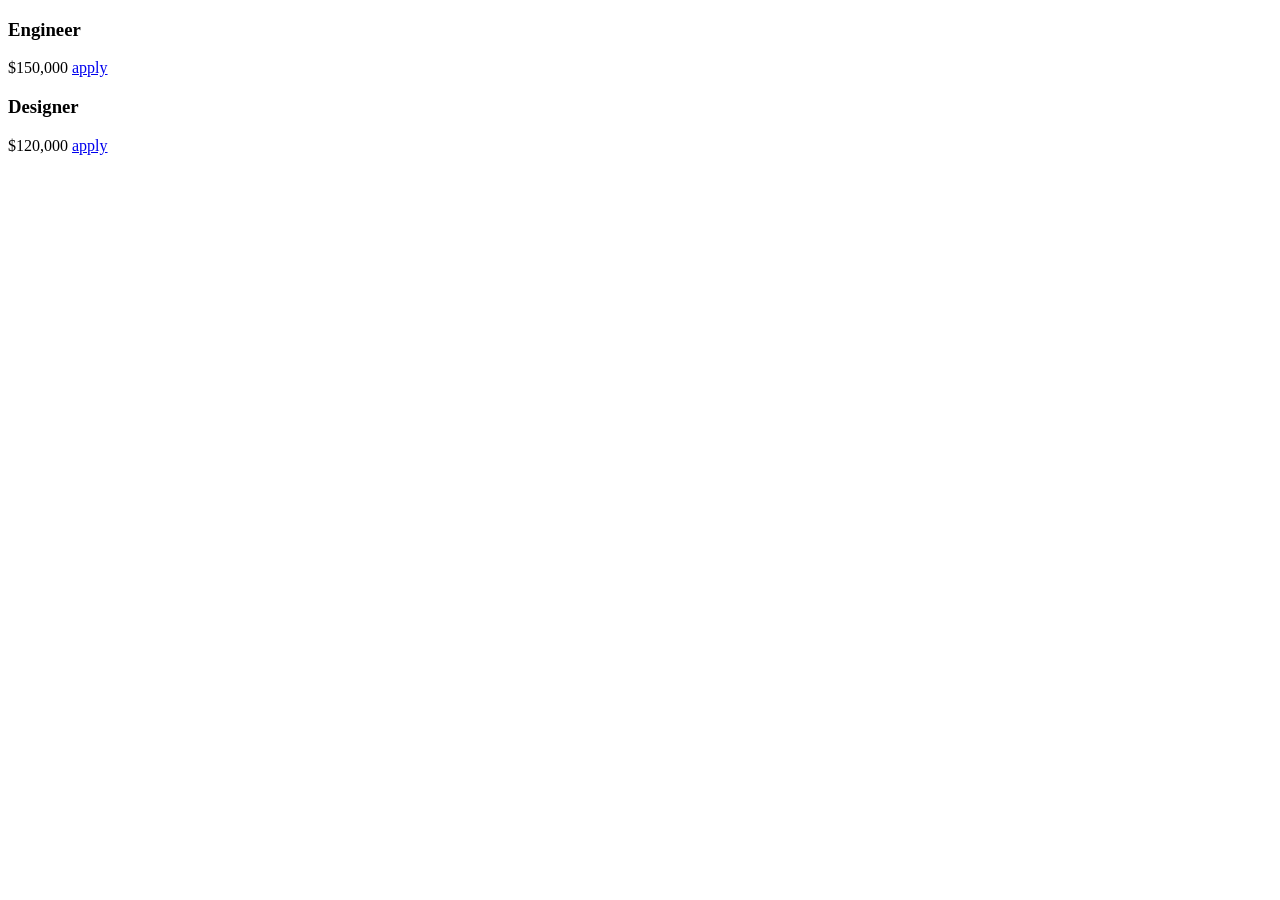
<file: crawlr/golden/jobs_list.html>
<!doctype html>
<html><body>
  <div class="job-card">
    <h3 class="title">Engineer</h3>
    <span class="salary">$150,000</span>
    <a href="/j/1">apply</a>
  </div>
  <div class="job-card">
    <h3 class="title">Designer</h3>
    <span class="salary">$120,000</span>
    <a href="/j/2">apply</a>
  </div>
</body></html>
</file>
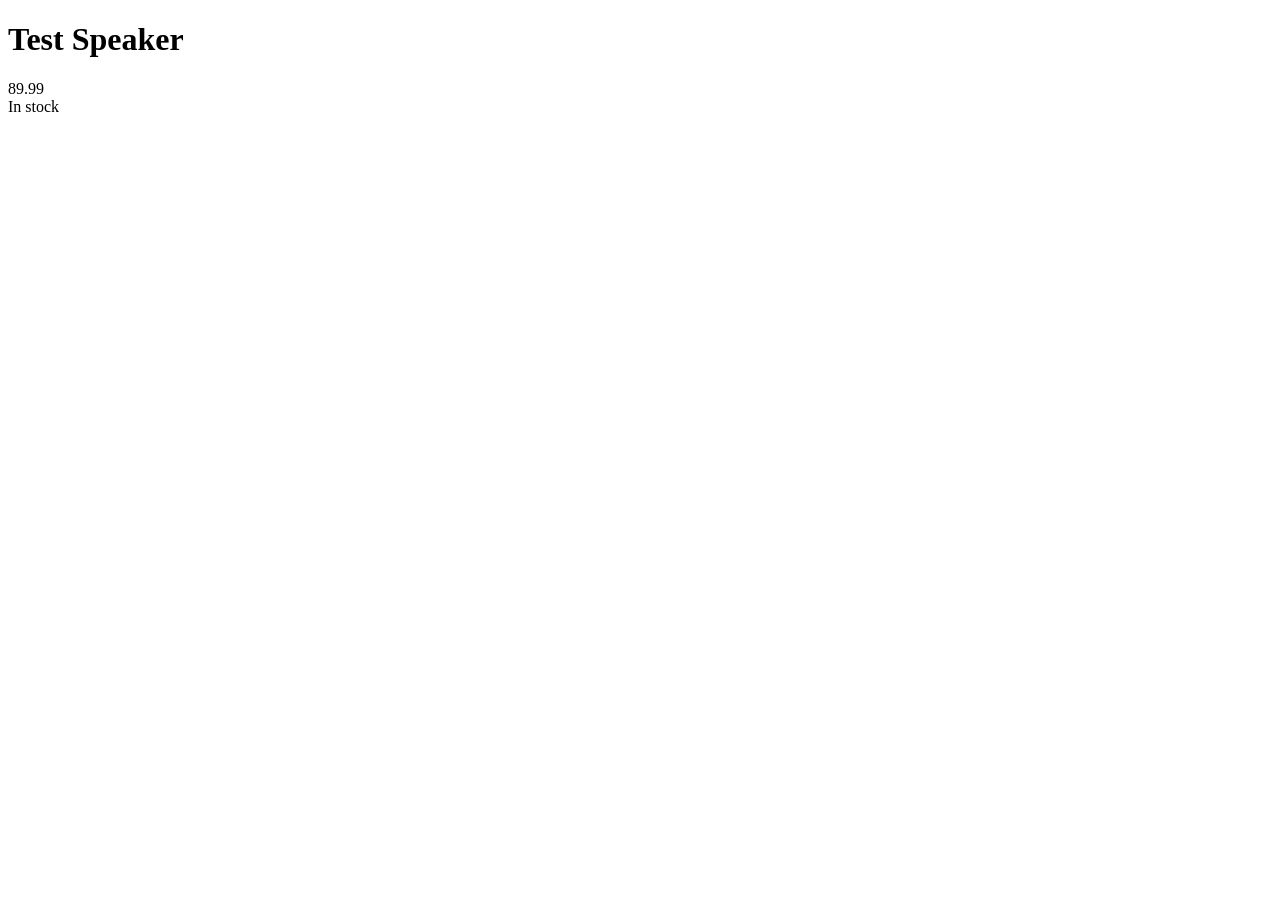
<file: crawlr/golden/product_jsonld.html>
<!doctype html>
<html><head>
<script type="application/ld+json">
{"@context":"https://schema.org","@type":"Product","name":"Test Speaker",
 "offers":{"@type":"Offer","price":"89.99","priceCurrency":"USD",
           "availability":"https://schema.org/InStock"}}
</script>
</head><body>
<div itemtype="http://schema.org/Product">
  <h1 class="product-title">Test Speaker</h1>
  <span class="price">89.99</span>
  <div class="availability">In stock</div>
</div>
</body></html>
</file>
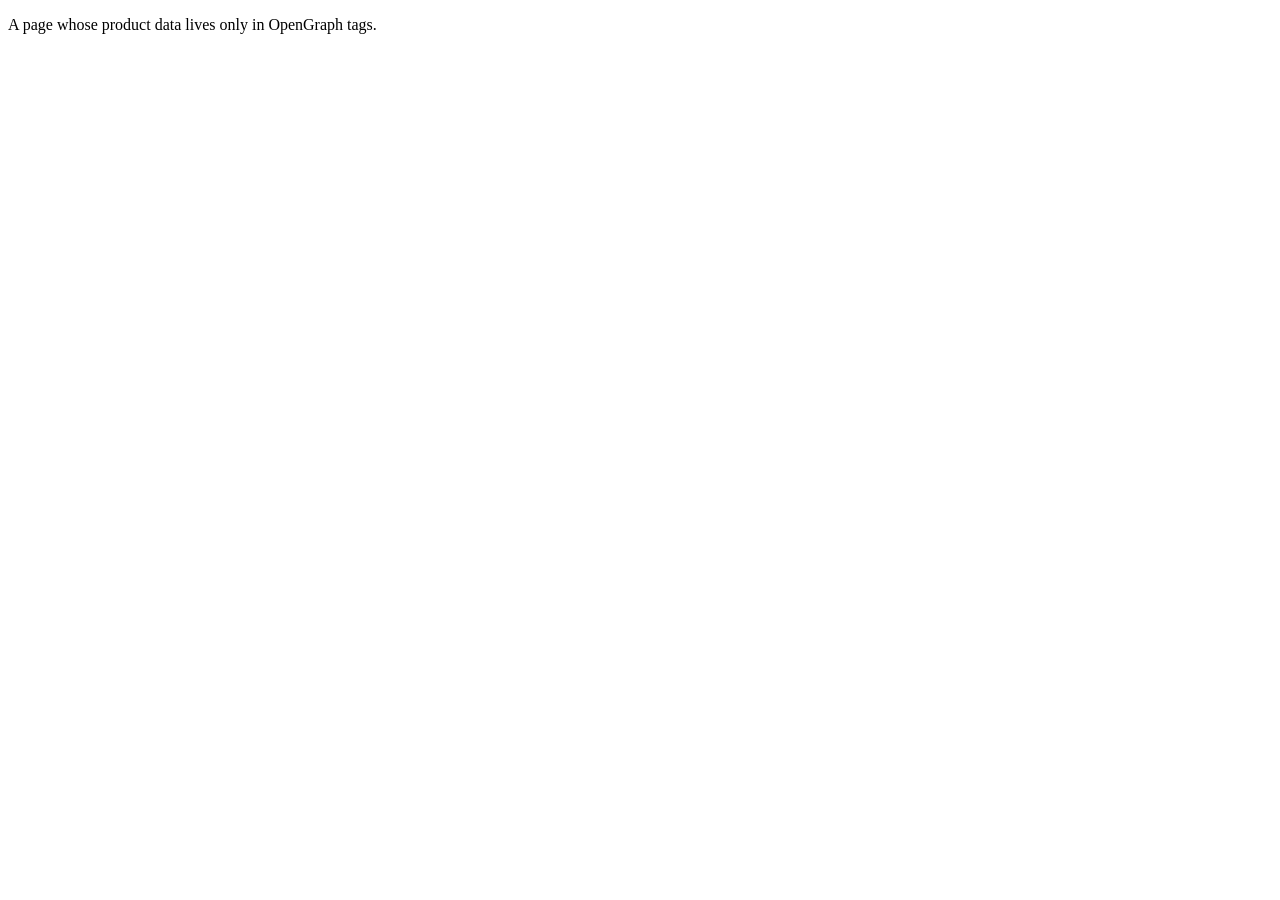
<file: crawlr/golden/product_opengraph.html>
<!doctype html>
<html><head>
  <meta property="og:title" content="OG Headphones">
  <meta property="product:price:amount" content="59.99">
  <meta property="product:price:currency" content="USD">
  <meta property="og:availability" content="instock">
</head><body>
  <p>A page whose product data lives only in OpenGraph tags.</p>
</body></html>
</file>
<file: web/styles.css>
/* Crawlr website — white & green (#2a6833), Geist type, Apple/firecrawl-inspired. */
:root {
  --green: #2a6833;
  --green-strong: #1f4f27;
  --green-050: #f0f6f1;
  --green-100: #dfeee3;
  --lime: #7bd23f;

  --ink: #0e1a12;
  --body: #3d4a42;
  --muted: #6f7d73;
  --paper: #ffffff;
  --line: #e7ede9;
  --card: #ffffff;

  --radius: 18px;
  --radius-sm: 12px;
  --shadow-sm: 0 1px 2px rgba(16, 26, 18, 0.06);
  --shadow: 0 10px 30px rgba(16, 26, 18, 0.08);

  --font: "Geist", -apple-system, BlinkMacSystemFont, "SF Pro Text", "Segoe UI", Roboto, sans-serif;
  --mono: "Geist Mono", ui-monospace, "SF Mono", Menlo, Consolas, monospace;
}

* { box-sizing: border-box; }
html { scroll-behavior: smooth; background: var(--paper); }
body {
  font-family: var(--font);
  color: var(--body);
  background: transparent;
  margin: 0;
  line-height: 1.6;
  letter-spacing: -0.011em;
  -webkit-font-smoothing: antialiased;
}
h1, h2, h3 { color: var(--ink); letter-spacing: -0.03em; }
a { color: var(--green); text-decoration: none; }
a:hover { color: var(--green-strong); }

.wrap { max-width: 1040px; margin: 0 auto; padding: 0 1.5rem; }
.accent { color: var(--green); }

/* ---- Nav ---- */
nav {
  position: sticky; top: 0; z-index: 20;
  background: rgba(255, 255, 255, 0.72);
  backdrop-filter: saturate(180%) blur(18px);
  -webkit-backdrop-filter: saturate(180%) blur(18px);
  border-bottom: 1px solid var(--line);
}
nav .wrap { display: flex; align-items: center; justify-content: space-between; height: 64px; }
.brand { display: inline-flex; align-items: center; gap: 0.55rem; color: var(--ink); font-weight: 700; }
.brand img { width: 30px; height: 30px; display: block; }
.brand .word { font-size: 1.25rem; letter-spacing: -0.04em; }
.brand .ver {
  font-family: var(--mono);
  font-size: 0.68rem;
  font-weight: 600;
  color: var(--green);
  background: var(--green-100);
  border: 1px solid var(--green-100);
  padding: 0.08rem 0.4rem;
  border-radius: 999px;
  letter-spacing: 0;
  line-height: 1;
}
.nav-links { display: flex; align-items: center; gap: 1.6rem; }
.nav-links a { color: var(--muted); font-size: 0.94rem; font-weight: 500; }
.nav-links a:hover { color: var(--ink); }

/* ---- Buttons ---- */
.btn {
  display: inline-flex; align-items: center; gap: 0.4rem; font-family: var(--font);
  font-size: 0.95rem; font-weight: 600; padding: 0.7rem 1.3rem; border-radius: 999px;
  cursor: pointer; border: 1px solid transparent; transition: all 0.15s ease; white-space: nowrap;
}
.btn-solid { background: var(--green); color: #fff; box-shadow: var(--shadow-sm); }
.btn-solid:hover { background: var(--green-strong); color: #fff; transform: translateY(-1px); }
.btn-ghost { background: #fff; color: var(--green); border-color: var(--green-100); }
.btn-ghost:hover { color: var(--green-strong); border-color: var(--green); }
.btn-sm { padding: 0.45rem 0.95rem; font-size: 0.86rem; }

/* ---- Hero ---- */
.hero { position: relative; padding: 6.5rem 0 4.5rem; text-align: center; overflow: hidden; }
.hero::before {
  content: ""; position: absolute; inset: 0; z-index: -1;
  background:
    radial-gradient(60% 60% at 50% 0%, rgba(42, 104, 51, 0.10), transparent 70%),
    radial-gradient(40% 40% at 80% 10%, rgba(123, 210, 63, 0.10), transparent 70%);
}
.eyebrow {
  display: inline-flex; align-items: center; gap: 0.45rem; font-size: 0.8rem; font-weight: 600;
  color: var(--green-strong); background: var(--green-050); border: 1px solid var(--green-100);
  padding: 0.35rem 0.85rem; border-radius: 999px; margin-bottom: 1.5rem;
}
.eyebrow .dot { width: 7px; height: 7px; border-radius: 50%; background: var(--green); }
.hero h1 { font-size: clamp(2.6rem, 6.2vw, 4.4rem); line-height: 1.03; margin: 0 0 1.2rem; font-weight: 800; }
.hero p.lead { font-size: clamp(1.05rem, 2.2vw, 1.35rem); color: var(--muted); max-width: 660px; margin: 0 auto 2rem; }
.hero .cta { display: flex; gap: 0.8rem; justify-content: center; flex-wrap: wrap; }

/* ---- Sections ---- */
section { padding: 4.5rem 0; }
section + section { border-top: 1px solid var(--line); }
section h2 { font-size: clamp(1.7rem, 3.6vw, 2.4rem); font-weight: 800; margin: 0 0 0.6rem; text-align: center; }
section .section-sub { color: var(--muted); text-align: center; max-width: 640px; margin: 0 auto 3rem; font-size: 1.05rem; }

/* ---- Feature grid ---- */
.grid { display: grid; grid-template-columns: repeat(3, 1fr); gap: 1.1rem; }
.card {
  background: var(--card); border: 1px solid var(--line); border-radius: var(--radius);
  padding: 1.6rem; box-shadow: var(--shadow-sm); transition: transform 0.12s ease, box-shadow 0.15s ease, border-color 0.15s ease;
}
.card:hover { transform: translateY(-3px); box-shadow: var(--shadow); border-color: var(--green-100); }
.tile {
  width: 44px; height: 44px; border-radius: 12px; background: var(--green-050);
  color: var(--green); display: flex; align-items: center; justify-content: center;
  font-family: var(--mono); font-size: 1.25rem; font-weight: 700; margin-bottom: 1rem;
  border: 1px solid var(--green-100);
}
.card h3 { margin: 0 0 0.4rem; font-size: 1.08rem; }
.card p { margin: 0; color: var(--muted); font-size: 0.94rem; }

/* ---- Steps ---- */
.steps { display: grid; grid-template-columns: repeat(3, 1fr); gap: 1.5rem; margin-bottom: 2rem; }
.step .n {
  display: inline-flex; align-items: center; justify-content: center; width: 2.1rem; height: 2.1rem;
  border-radius: 50%; background: var(--green); color: #fff; font-weight: 700; margin-bottom: 0.8rem;
}
.step h3 { margin: 0 0 0.35rem; font-size: 1.08rem; }
.step p { margin: 0; color: var(--muted); font-size: 0.94rem; }

/* ---- Code cards ---- */
pre {
  position: relative; background: #0e1a12; color: #eaf3ec; border-radius: var(--radius);
  padding: 1.3rem 1.4rem; overflow-x: auto; font-family: var(--mono); font-size: 0.86rem;
  line-height: 1.75; margin: 1.25rem 0; box-shadow: var(--shadow); border: 1px solid #16241a;
}
pre.light {
  background: var(--green-050); color: var(--ink); border: 1px solid var(--green-100); box-shadow: var(--shadow-sm);
}
pre .p { color: var(--lime); font-weight: 500; }
pre.light .p { color: var(--green); font-weight: 600; }
pre .c { color: #7f9a86; }
pre.light .c { color: var(--muted); }
pre b { color: #fff; }
pre.light b { color: var(--green-strong); }
code { font-family: var(--mono); font-size: 0.88em; background: var(--green-050); color: var(--green-strong); padding: 0.12em 0.4em; border-radius: 6px; }
pre code { background: none; padding: 0; color: inherit; }
.hero-demo { text-align: left; max-width: 760px; margin: 2.75rem auto 0; }

.copy {
  position: absolute; top: 0.6rem; right: 0.6rem; font-family: var(--font); background: rgba(255,255,255,0.9);
  color: var(--green-strong); border: 1px solid var(--green-100); border-radius: 8px; padding: 0.22rem 0.6rem;
  font-size: 0.72rem; font-weight: 600; cursor: pointer; opacity: 0.9;
}
.copy:hover { opacity: 1; background: #fff; }

/* ---- FAQ ---- */
.faq { max-width: 740px; margin: 0 auto; }
.faq details { background: #fff; border: 1px solid var(--line); border-radius: var(--radius-sm); padding: 0 1.2rem; margin-bottom: 0.75rem; box-shadow: var(--shadow-sm); }
.faq details[open] { border-color: var(--green-100); }
.faq summary { cursor: pointer; font-weight: 600; color: var(--ink); padding: 1.05rem 0; list-style: none; outline: none; }
.faq summary::-webkit-details-marker { display: none; }
.faq summary::after { content: "+"; float: right; color: var(--green); font-weight: 500; font-size: 1.15rem; line-height: 1; }
.faq details[open] summary::after { content: "\2013"; }
.faq details p { margin: 0 0 1.1rem; color: var(--body); font-size: 0.96rem; }

/* ---- Footer ---- */
footer { border-top: 1px solid var(--line); padding: 2.5rem 0; color: var(--muted); font-size: 0.9rem; background: var(--green-050); }
footer .wrap { display: flex; align-items: center; justify-content: space-between; flex-wrap: wrap; gap: 1rem; }
footer .brand img { width: 24px; height: 24px; }
footer .brand .word { font-size: 1.05rem; }

/* ---- Responsive ---- */
@media (max-width: 820px) {
  .grid, .steps { grid-template-columns: 1fr; }
  .nav-links { gap: 1rem; }
  .nav-links .hide-sm { display: none; }
}


/* ---- Animated abstract background ---- */
.bg { position: fixed; inset: 0; z-index: -1; overflow: hidden; pointer-events: none; background: var(--paper); }
.blob { position: absolute; border-radius: 50%; filter: blur(72px); opacity: 0.5; will-change: transform; }
.b1 { width: 460px; height: 460px; left: -120px; top: -90px;
      background: radial-gradient(circle at 30% 30%, rgba(123,210,63,0.45), rgba(42,104,51,0.22)); animation: float1 26s ease-in-out infinite; }
.b2 { width: 520px; height: 520px; right: -150px; top: 100px;
      background: radial-gradient(circle at 60% 40%, rgba(42,104,51,0.34), rgba(123,210,63,0.14)); animation: float2 32s ease-in-out infinite; }
.b3 { width: 420px; height: 420px; left: 42%; bottom: -170px;
      background: radial-gradient(circle at 50% 50%, rgba(123,210,63,0.30), rgba(42,104,51,0.12)); animation: float3 28s ease-in-out infinite; }
@keyframes float1 { 0%,100% { transform: translate(0,0) scale(1); } 50% { transform: translate(90px,60px) scale(1.15); } }
@keyframes float2 { 0%,100% { transform: translate(0,0) scale(1); } 50% { transform: translate(-80px,50px) scale(1.1); } }
@keyframes float3 { 0%,100% { transform: translate(0,0) scale(1); } 50% { transform: translate(40px,-70px) scale(1.2); } }
.grid-overlay {
  position: absolute; inset: 0;
  background-image:
    linear-gradient(rgba(42,104,51,0.045) 1px, transparent 1px),
    linear-gradient(90deg, rgba(42,104,51,0.045) 1px, transparent 1px);
  background-size: 46px 46px;
  -webkit-mask-image: radial-gradient(circle at 50% 25%, black, transparent 72%);
  mask-image: radial-gradient(circle at 50% 25%, black, transparent 72%);
}
@media (prefers-reduced-motion: reduce) { .blob { animation: none; } }

/* ---- Nav icons ---- */
.icon-link { display: inline-flex; align-items: center; opacity: 0.75; transition: opacity 0.15s ease; }
.icon-link:hover { opacity: 1; }
.icon-link img { display: block; }

/* ---- Stats strip ---- */
.stats { padding: 2.5rem 0; }
.stats .wrap { display: grid; grid-template-columns: repeat(4, 1fr); gap: 1rem; text-align: center; }
.stat { display: flex; flex-direction: column; gap: 0.15rem; }
.stat .num { font-size: 2rem; font-weight: 800; color: var(--green); letter-spacing: -0.03em; }
.stat .lbl { color: var(--muted); font-size: 0.88rem; }

/* ---- Pipeline ---- */
.pipeline { display: flex; align-items: stretch; justify-content: center; flex-wrap: wrap; gap: 0.6rem; }
.layer {
  flex: 1 1 148px; min-width: 148px; background: var(--card); border: 1px solid var(--line);
  border-radius: var(--radius-sm); padding: 1rem 1.05rem; box-shadow: var(--shadow-sm);
  transition: transform 0.12s ease, border-color 0.15s ease;
}
.layer:hover { transform: translateY(-3px); border-color: var(--green-100); }
.layer .k { font-family: var(--mono); font-size: 0.75rem; color: var(--green); font-weight: 600; }
.layer h4 { margin: 0.3rem 0; font-size: 1rem; color: var(--ink); }
.layer p { margin: 0; color: var(--muted); font-size: 0.85rem; }
.arrow { display: flex; align-items: center; color: var(--green); font-weight: 700; font-size: 1.1rem; }

/* ---- CTA band ---- */
.cta-band {
  text-align: center; background: var(--green); color: #fff; border-radius: 28px;
  max-width: 1000px; margin: 4rem auto; padding: 3.5rem 1.5rem; border-top: none;
}
.cta-band h2 { color: #fff; }
.cta-band p { color: rgba(255,255,255,0.85); max-width: 540px; margin: 0.5rem auto 1.6rem; }
.cta-band .cta { justify-content: center; }
.cta-band .btn-solid { background: #fff; color: var(--green); }
.cta-band .btn-solid:hover { background: #eef5f0; color: var(--green-strong); }
.cta-band .btn-ghost { background: transparent; color: #fff; border-color: rgba(255,255,255,0.5); }
.cta-band .btn-ghost:hover { color: #fff; border-color: #fff; }

/* ---- Footer icons ---- */
.footer-links { display: flex; gap: 1rem; align-items: center; }
.footer-links a { opacity: 0.8; }
.footer-links a:hover { opacity: 1; }
.footer-links img { display: block; }

@media (max-width: 820px) {
  .stats .wrap { grid-template-columns: repeat(2, 1fr); gap: 1.5rem; }
  .arrow { transform: rotate(90deg); }
  .layer { flex-basis: 100%; }
}


/* ---- Badges row ---- */
.badges { display: flex; gap: 0.5rem; justify-content: center; flex-wrap: wrap; margin-top: 1.5rem; }
.badges img { height: 22px; }

/* ---- Copy chip (hero install) ---- */
.copychip {
  display: inline-flex; align-items: center; gap: 0.6rem; font-family: var(--font);
  background: #fff; color: var(--green-strong); border: 1px solid var(--green-100);
  border-radius: 999px; padding: 0.6rem 1.1rem; font-size: 0.95rem; font-weight: 600;
  cursor: pointer; transition: all 0.15s ease;
}
.copychip:hover { border-color: var(--green); transform: translateY(-1px); }
.copychip .mono { font-family: var(--mono); font-weight: 500; }
.copychip .copychip-icon { color: var(--green); font-size: 1.05rem; }
.copychip.copied { border-color: var(--green); }

/* ---- Comparison table ---- */
.compare { max-width: 780px; margin: 0 auto; border: 1px solid var(--line); border-radius: var(--radius); overflow: hidden; box-shadow: var(--shadow-sm); background: #fff; }
.compare table { width: 100%; border-collapse: collapse; font-size: 0.95rem; }
.compare th, .compare td { text-align: left; padding: 0.85rem 1rem; border-bottom: 1px solid var(--line); }
.compare thead th { color: var(--muted); font-weight: 600; font-size: 0.85rem; }
.compare th.crawlr, .compare td.crawlr { background: var(--green-050); color: var(--ink); font-weight: 600; }
.compare tbody tr:last-child td { border-bottom: 0; }
.compare td:first-child { color: var(--muted); }

/* ---- Verticals pills ---- */
.verticals { text-align: center; color: var(--muted); margin-top: 1.5rem; }
.pill {
  display: inline-block; background: var(--green-050); color: var(--green-strong);
  border: 1px solid var(--green-100); border-radius: 999px; padding: 0.2rem 0.7rem;
  font-family: var(--mono); font-size: 0.82rem; margin: 0.15rem;
}

/* ---- Richer footer ---- */
footer { border-top: 1px solid var(--line); padding: 3rem 0 2rem; color: var(--muted); font-size: 0.9rem; background: var(--green-050); }
.footer-top { display: grid; grid-template-columns: 2fr 1fr 1fr; gap: 2rem; }
.footer-brand p { margin: 0.6rem 0 0; max-width: 320px; }
.footer-col h5 { margin: 0 0 0.6rem; color: var(--ink); font-size: 0.8rem; text-transform: uppercase; letter-spacing: 0.05em; }
.footer-col a { display: block; color: var(--muted); padding: 0.2rem 0; }
.footer-col a:hover { color: var(--green-strong); }
.footer-bottom { display: flex; justify-content: space-between; flex-wrap: wrap; gap: 0.5rem; margin-top: 2rem; padding-top: 1.25rem; border-top: 1px solid var(--line); }
.footer-bottom .muted-note { color: var(--muted); }

@media (max-width: 820px) {
  .footer-top { grid-template-columns: 1fr; gap: 1.5rem; }
}


/* =========================================================================
   v4 — Apple/iOS polish, macOS terminals, bento, vertical pipeline, docs
   ========================================================================= */

/* ---- macOS terminal window (wraps all code blocks) ---- */
.terminal {
  position: relative; max-width: 760px; margin: 1.75rem auto 0; text-align: left;
  background: #0e1a12; border: 1px solid #16241a; border-radius: 14px; overflow: hidden;
  box-shadow: 0 20px 55px rgba(16, 26, 18, 0.18);
}
.hero .terminal { margin-top: 2.75rem; }
.terminal-bar {
  position: relative; display: flex; align-items: center; gap: 8px;
  padding: 0.6rem 0.9rem; background: #182a1f; border-bottom: 1px solid #0a140e;
}
.tdot { width: 12px; height: 12px; border-radius: 50%; display: inline-block; }
.tdot.r { background: #ff5f56; } .tdot.y { background: #ffbd2e; } .tdot.g { background: #27c93f; }
.tterm {
  position: absolute; left: 0; right: 0; text-align: center; pointer-events: none;
  color: #7f9a86; font-family: var(--mono); font-size: 0.75rem; letter-spacing: 0.02em;
}
.terminal pre {
  margin: 0; border: 0; border-radius: 0; box-shadow: none; background: transparent;
}
.terminal .copy { top: 0.5rem; right: 0.7rem; z-index: 2; }

/* ---- Alternating bento (Features) ---- */
.bento { display: flex; flex-direction: column; gap: 1.1rem; max-width: 860px; margin: 0 auto; }
.bento .card { display: flex; gap: 1.1rem; align-items: flex-start; width: min(560px, 94%); }
.bento .card .tile { flex: 0 0 auto; }
.bento .card h3 { margin: 0 0 0.35rem; }
.bento .card:nth-child(odd) { align-self: flex-start; }
.bento .card:nth-child(even) { align-self: flex-end; }

/* ---- Animated vertical progress pipeline ---- */
.pipeline-vert { position: relative; max-width: 700px; margin: 0 auto; padding-left: 44px; }
.pl-track {
  position: absolute; left: 14px; top: 6px; bottom: 6px; width: 4px;
  background: var(--green-100); border-radius: 4px; overflow: hidden;
}
.pl-flow {
  position: absolute; left: 0; right: 0; height: 42%; top: -42%;
  background: linear-gradient(180deg, transparent, var(--green), var(--lime));
  animation: plflow 2.6s linear infinite;
}
@keyframes plflow { to { top: 100%; } }
.pl-steps { list-style: none; margin: 0; padding: 0; }
.pl-step { position: relative; padding: 0 0 1.7rem; }
.pl-step:last-child { padding-bottom: 0; }
.pl-step::before {
  content: ""; position: absolute; left: -35px; top: 4px; width: 14px; height: 14px;
  border-radius: 50%; background: #fff; border: 3px solid var(--green);
  box-shadow: 0 0 0 4px var(--paper); transition: transform 0.15s ease, background 0.15s ease;
}
.pl-step:hover::before { transform: scale(1.35); background: var(--green); }
.pl-k { font-family: var(--mono); color: var(--green); font-weight: 600; font-size: 0.78rem; }
.pl-step h4 { margin: 0.15rem 0 0.3rem; color: var(--ink); font-size: 1.05rem; }
.pl-step p { margin: 0; color: var(--muted); font-size: 0.92rem; }

/* ---- Extra hover effects ---- */
.card .tile { transition: background 0.18s ease, color 0.18s ease, border-color 0.18s ease; }
.card:hover .tile { background: var(--green); color: #fff; border-color: var(--green); }

/* ---- Icon library (Font Awesome) ---- */
.tile i { font-size: 1.2rem; line-height: 1; }
.usecase-grid .card .tile i { font-size: 1.4rem; }
.icon-link { font-size: 1.2rem; }
.icon-link i { transition: transform 0.18s ease; }
.icon-link:hover i { transform: translateY(-2px) scale(1.1); }
.copychip-icon i { font-size: 0.95rem; }
.copychip:hover .copychip-icon i { animation: copypop 0.45s ease; }
@keyframes copypop { 0% { transform: scale(1); } 45% { transform: scale(1.25) rotate(-8deg); } 100% { transform: scale(1); } }
/* slow a couple of the busier animations so the page stays calm */
.tile .fa-spin { --fa-animation-duration: 6s; }
.tile .fa-fade { --fa-animation-duration: 3s; --fa-fade-opacity: 0.55; }
.tile .fa-beat { --fa-animation-duration: 2.4s; --fa-beat-scale: 1.15; }
.tile .fa-bounce { --fa-animation-duration: 3s; }
.pill { transition: all 0.15s ease; }
.pill:hover { background: var(--green); color: #fff; border-color: var(--green); transform: translateY(-1px); }
.btn-solid:hover { box-shadow: 0 10px 24px rgba(42, 104, 51, 0.28); }
.brand img { transition: transform 0.2s ease; }
.brand:hover img { transform: rotate(-6deg) scale(1.06); }
.nav-links a:not(.btn):not(.icon-link) { position: relative; }
.nav-links a:not(.btn):not(.icon-link)::after {
  content: ""; position: absolute; left: 0; bottom: -5px; height: 2px; width: 0;
  background: var(--green); transition: width 0.2s ease;
}
.nav-links a:not(.btn):not(.icon-link):hover::after { width: 100%; }
.compare tbody tr { transition: background 0.15s ease; }
.compare tbody tr:hover td { background: #f6faf7; }
.compare tbody tr:hover td.crawlr { background: var(--green-100); }

/* ---- Docs page ---- */
.doc-layout { display: grid; grid-template-columns: 220px 1fr; gap: 3rem; padding: 2.5rem 1.5rem 4rem; align-items: start; }
.doc-side { position: sticky; top: 88px; align-self: start; font-size: 0.92rem; max-height: calc(100vh - 110px); overflow-y: auto; }
.doc-side h5 { margin: 1.2rem 0 0.4rem; font-size: 0.72rem; text-transform: uppercase; letter-spacing: 0.08em; color: var(--muted); }
.doc-side h5:first-child { margin-top: 0; }
.doc-side a { display: block; color: var(--muted); padding: 0.28rem 0; border-left: 2px solid transparent; padding-left: 0.7rem; margin-left: -0.7rem; }
.doc-side a:hover { color: var(--ink); }
.doc-side a.active { color: var(--green-strong); border-left-color: var(--green); font-weight: 600; }
.doc-main { min-width: 0; max-width: 760px; }
.doc-main h1 { font-size: 2.2rem; margin: 0 0 1.5rem; }
.doc-main h2 { font-size: 1.5rem; margin: 2.5rem 0 0.75rem; scroll-margin-top: 88px; }
.doc-main h3 { font-size: 1.15rem; margin: 1.75rem 0 0.5rem; }
.doc-main p, .doc-main li { color: #33413a; }
.doc-main ul, .doc-main ol { padding-left: 1.3rem; }
.doc-main li { margin: 0.35rem 0; }
.doc-main table { width: 100%; border-collapse: collapse; margin: 1rem 0; font-size: 0.92rem; background: #fff; border: 1px solid var(--line); border-radius: 12px; overflow: hidden; }
.doc-main th, .doc-main td { text-align: left; padding: 0.7rem 0.85rem; border-bottom: 1px solid var(--line); vertical-align: top; }
.doc-main th { color: var(--muted); font-size: 0.8rem; text-transform: uppercase; letter-spacing: 0.04em; }
.doc-main tbody tr:last-child td { border-bottom: 0; }
.doc-main .terminal { margin: 1rem 0; }
.doc-foot { margin-top: 3rem; padding-top: 1.5rem; border-top: 1px solid var(--line); color: var(--muted); }

@media (max-width: 820px) {
  .doc-layout { grid-template-columns: 1fr; gap: 1rem; }
  .doc-side { position: static; max-height: none; border-bottom: 1px solid var(--line); padding-bottom: 1rem; }
}

/* ---- Respect reduced motion ---- */
@media (prefers-reduced-motion: reduce) {
  .blob, .pl-flow { animation: none; }
}


/* =========================================================================
   v5 — 100vh centered hero, 4-up use cases, light terminals, GitHub icon
   ========================================================================= */

/* ---- Hero: full viewport height, vertically centered ---- */
.hero { min-height: 100vh; display: flex; align-items: center; padding: 5rem 0; }
.hero .wrap { width: 100%; }

/* ---- "Who it's for": four big cards with a lively hover ---- */
.usecase-grid { grid-template-columns: repeat(4, 1fr); gap: 1.25rem; }
.usecase-grid .card {
  padding: 2rem 1.6rem; min-height: 250px;
  transition: transform 0.22s cubic-bezier(0.2, 0.7, 0.3, 1), box-shadow 0.22s ease, border-color 0.2s ease;
}
.usecase-grid .card .tile {
  width: 54px; height: 54px; font-size: 1.5rem; border-radius: 14px; margin-bottom: 1.15rem;
  transition: transform 0.2s ease, background 0.2s ease, color 0.2s ease;
}
.usecase-grid .card h3 { font-size: 1.14rem; }
.usecase-grid .card:hover { transform: translateY(-10px); box-shadow: 0 26px 55px rgba(42, 104, 51, 0.20); border-color: var(--green); }
.usecase-grid .card:hover .tile { transform: scale(1.12) rotate(-6deg); }
@media (max-width: 1000px) { .usecase-grid { grid-template-columns: repeat(2, 1fr); } }
@media (max-width: 560px) { .usecase-grid { grid-template-columns: 1fr; } }

/* ---- Light-mode macOS terminal theme ---- */
.terminal { background: #fbfdfb; border: 1px solid var(--line); box-shadow: 0 16px 44px rgba(16, 26, 18, 0.10); }
.terminal-bar { background: #eef2ef; border-bottom: 1px solid var(--line); }
.tterm { color: #8a978d; }
.terminal pre { color: #1c2a22; }
.terminal pre .p { color: var(--green); font-weight: 600; }
.terminal pre .c { color: #93a097; }
.terminal pre b { color: var(--green-strong); }
.terminal .copy { background: #fff; color: var(--green-strong); border: 1px solid var(--green-100); }


/* =========================================================================
   v6 — compact hero so headline + lead + buttons + terminal fit in 100vh
   ========================================================================= */
.hero { padding: 4.5rem 0 2rem; }
.hero h1 { font-size: clamp(2.1rem, 4.8vw, 3.5rem); margin-bottom: 1rem; }
.hero p.lead { font-size: clamp(1rem, 1.9vw, 1.18rem); margin-bottom: 1.5rem; max-width: 620px; }
.hero .terminal { margin-top: 1.5rem; max-width: 680px; }
.hero .terminal pre { font-size: 0.8rem; padding: 1rem 1.2rem; line-height: 1.6; }
.hero .terminal .terminal-bar { padding: 0.5rem 0.8rem; }

/* If the viewport is short, let the hero grow instead of clipping content. */
@media (max-height: 720px) { .hero { min-height: auto; padding: 6rem 0 3rem; } }


/* =========================================================================
   v7 — hero fits ENTIRE content (headline + lead + buttons + terminal) in
   one screen, centered; scales down on shorter viewports instead of clipping.
   ========================================================================= */
.hero { min-height: 100vh; display: flex; align-items: center; justify-content: center; padding: 4.5rem 1rem 1.5rem; }
.hero .wrap { width: 100%; }
.hero h1 { font-size: clamp(1.9rem, 4vw, 3.2rem); line-height: 1.06; margin: 0 0 0.9rem; }
.hero p.lead { font-size: clamp(0.95rem, 1.6vw, 1.12rem); margin: 0 auto 1.3rem; max-width: 600px; }
.hero .cta { margin: 0; }
.hero .terminal { margin: 1.3rem auto 0; max-width: 640px; }
.hero .terminal pre { font-size: 0.76rem; padding: 0.9rem 1.1rem; line-height: 1.55; }
.hero .terminal .terminal-bar { padding: 0.45rem 0.75rem; }

/* Shorter laptop viewports: shrink everything so it still fits + centers. */
@media (max-height: 780px) {
  .hero { min-height: 100vh; padding-top: 4.25rem; }
  .hero h1 { font-size: clamp(1.7rem, 3.2vh, 2.6rem); }
  .hero p.lead { font-size: 0.95rem; margin-bottom: 1rem; }
  .hero .terminal { margin-top: 1rem; }
  .hero .terminal pre { font-size: 0.7rem; padding: 0.8rem 1rem; }
}
@media (max-height: 640px) {
  .hero { padding-top: 4rem; }
  .hero h1 { font-size: 1.65rem; margin-bottom: 0.5rem; }
  .hero p.lead { font-size: 0.84rem; margin-bottom: 0.75rem; max-width: 520px; }
  .hero .cta .btn, .hero .copychip { padding: 0.5rem 0.9rem; font-size: 0.85rem; }
  .hero .terminal { margin-top: 0.8rem; max-width: 560px; }
  .hero .terminal pre { font-size: 0.6rem; padding: 0.6rem 0.8rem; line-height: 1.5; }
  .hero .terminal .terminal-bar { padding: 0.3rem 0.55rem; }
}
</file>
